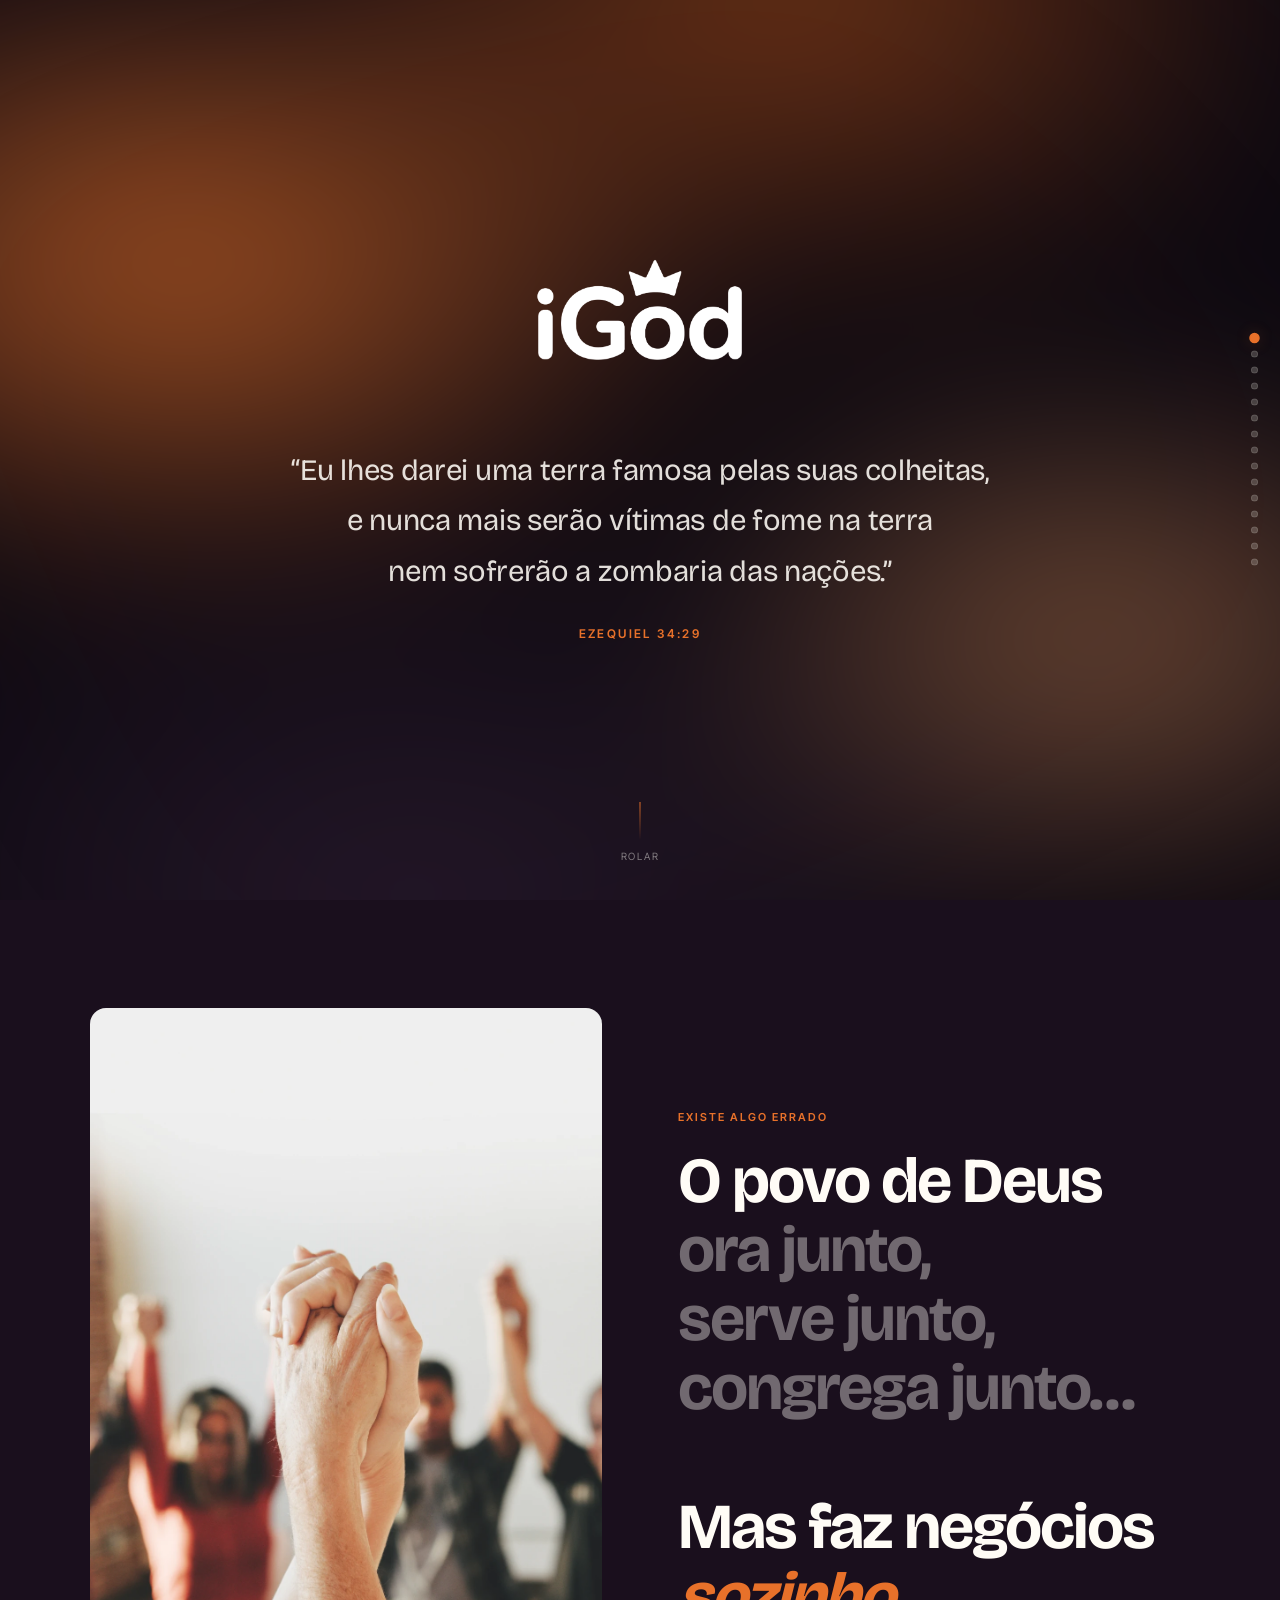
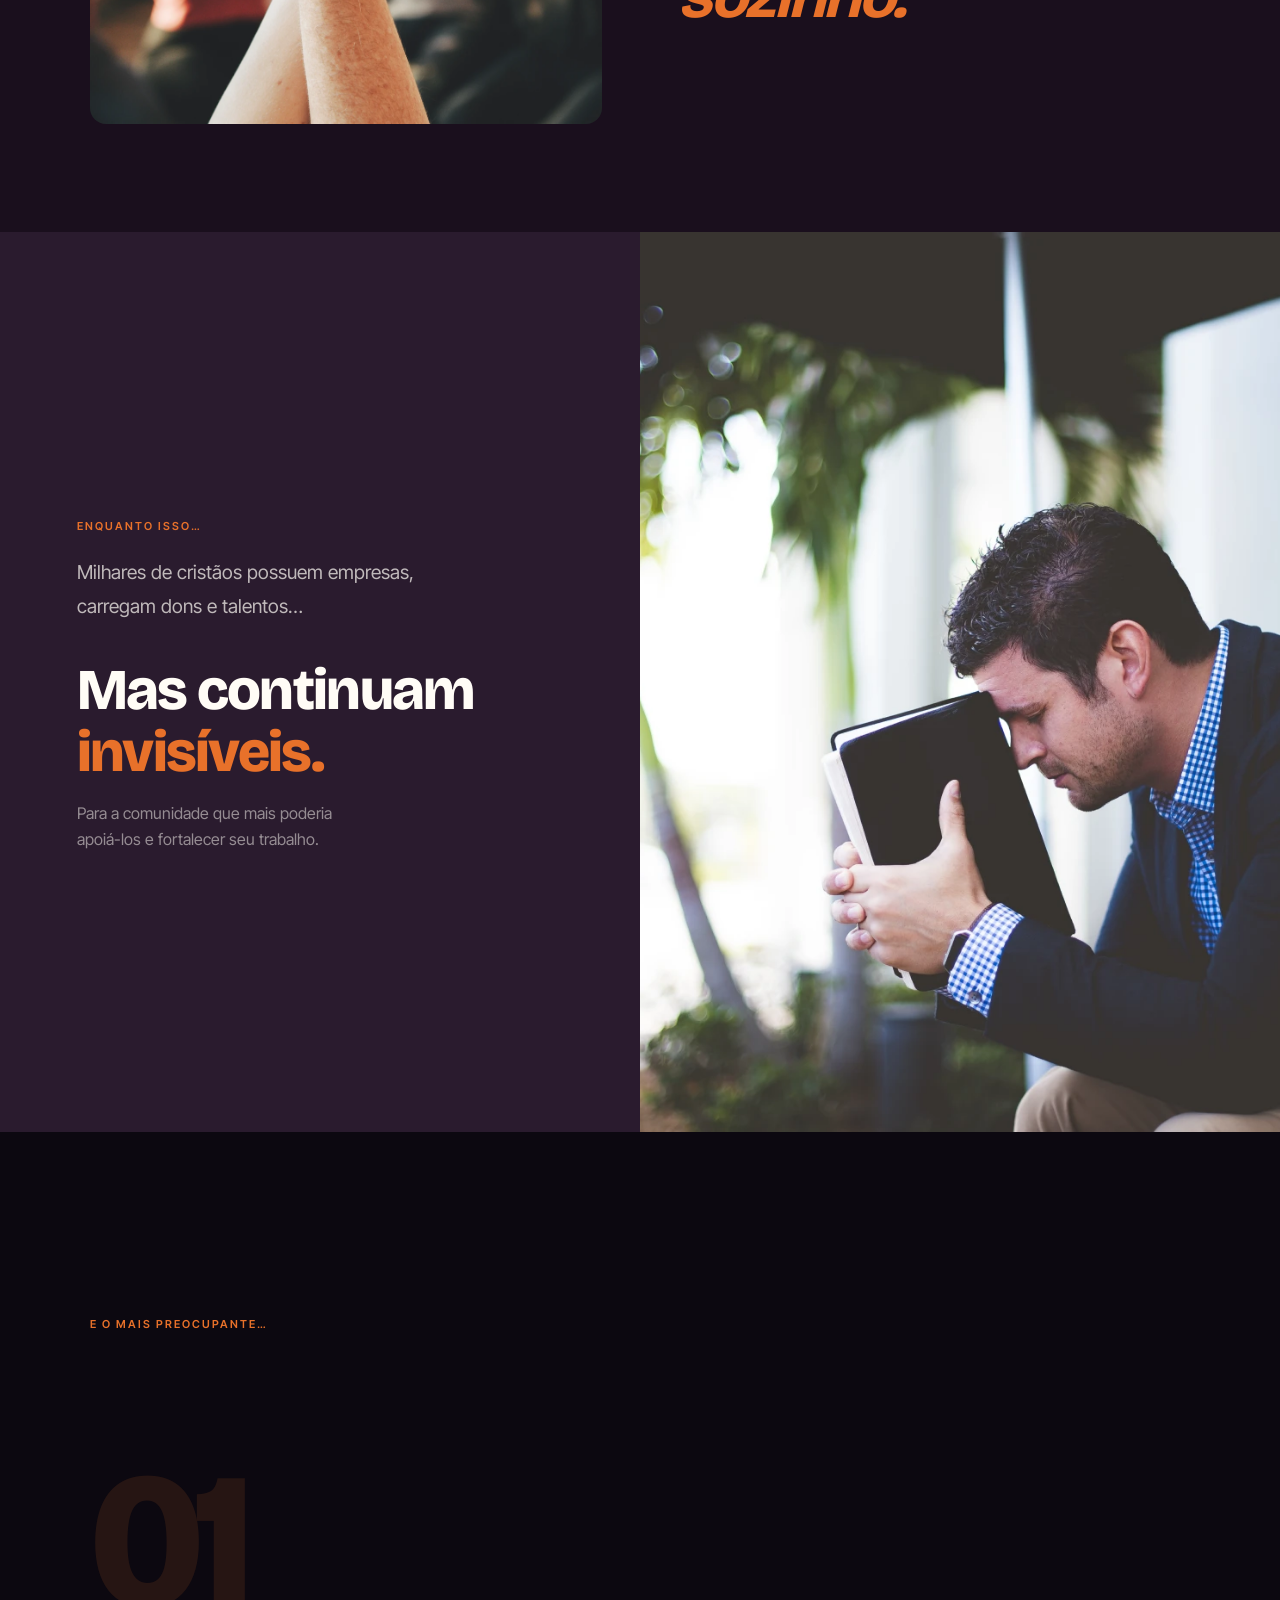
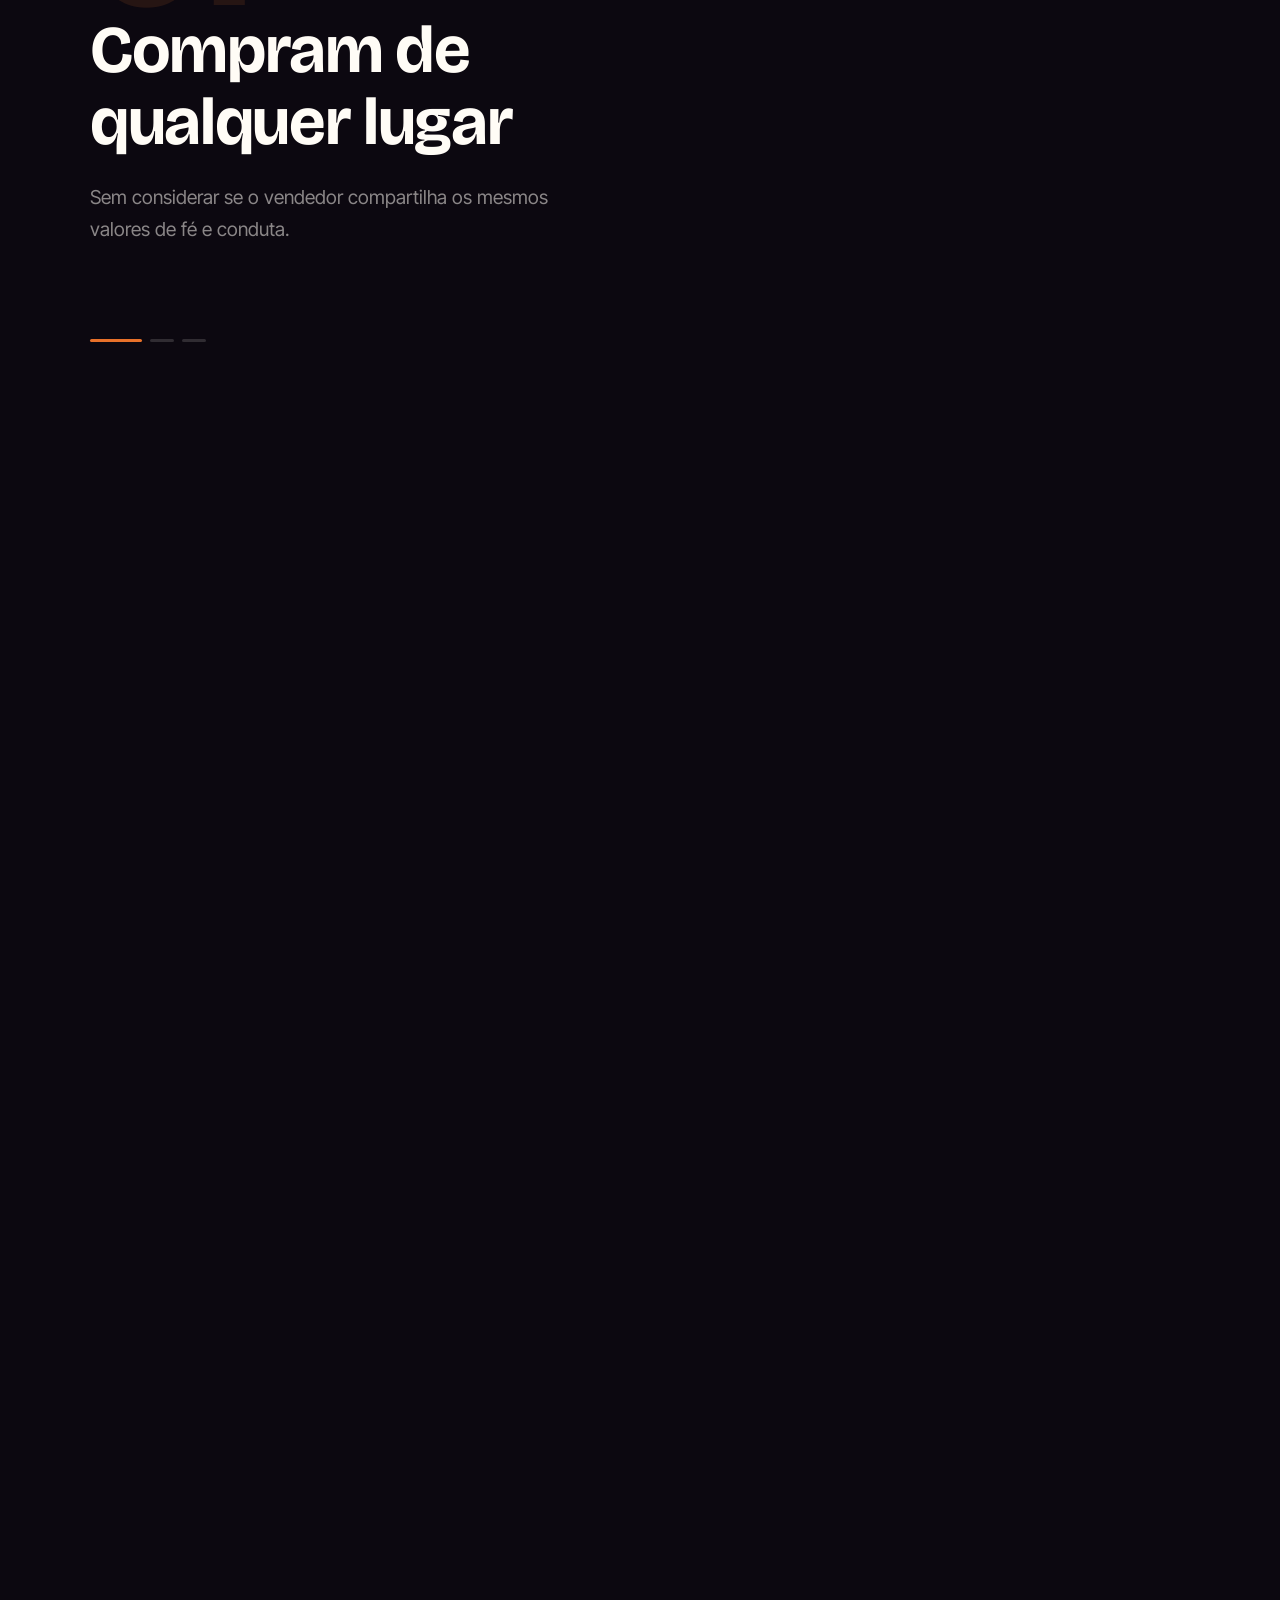
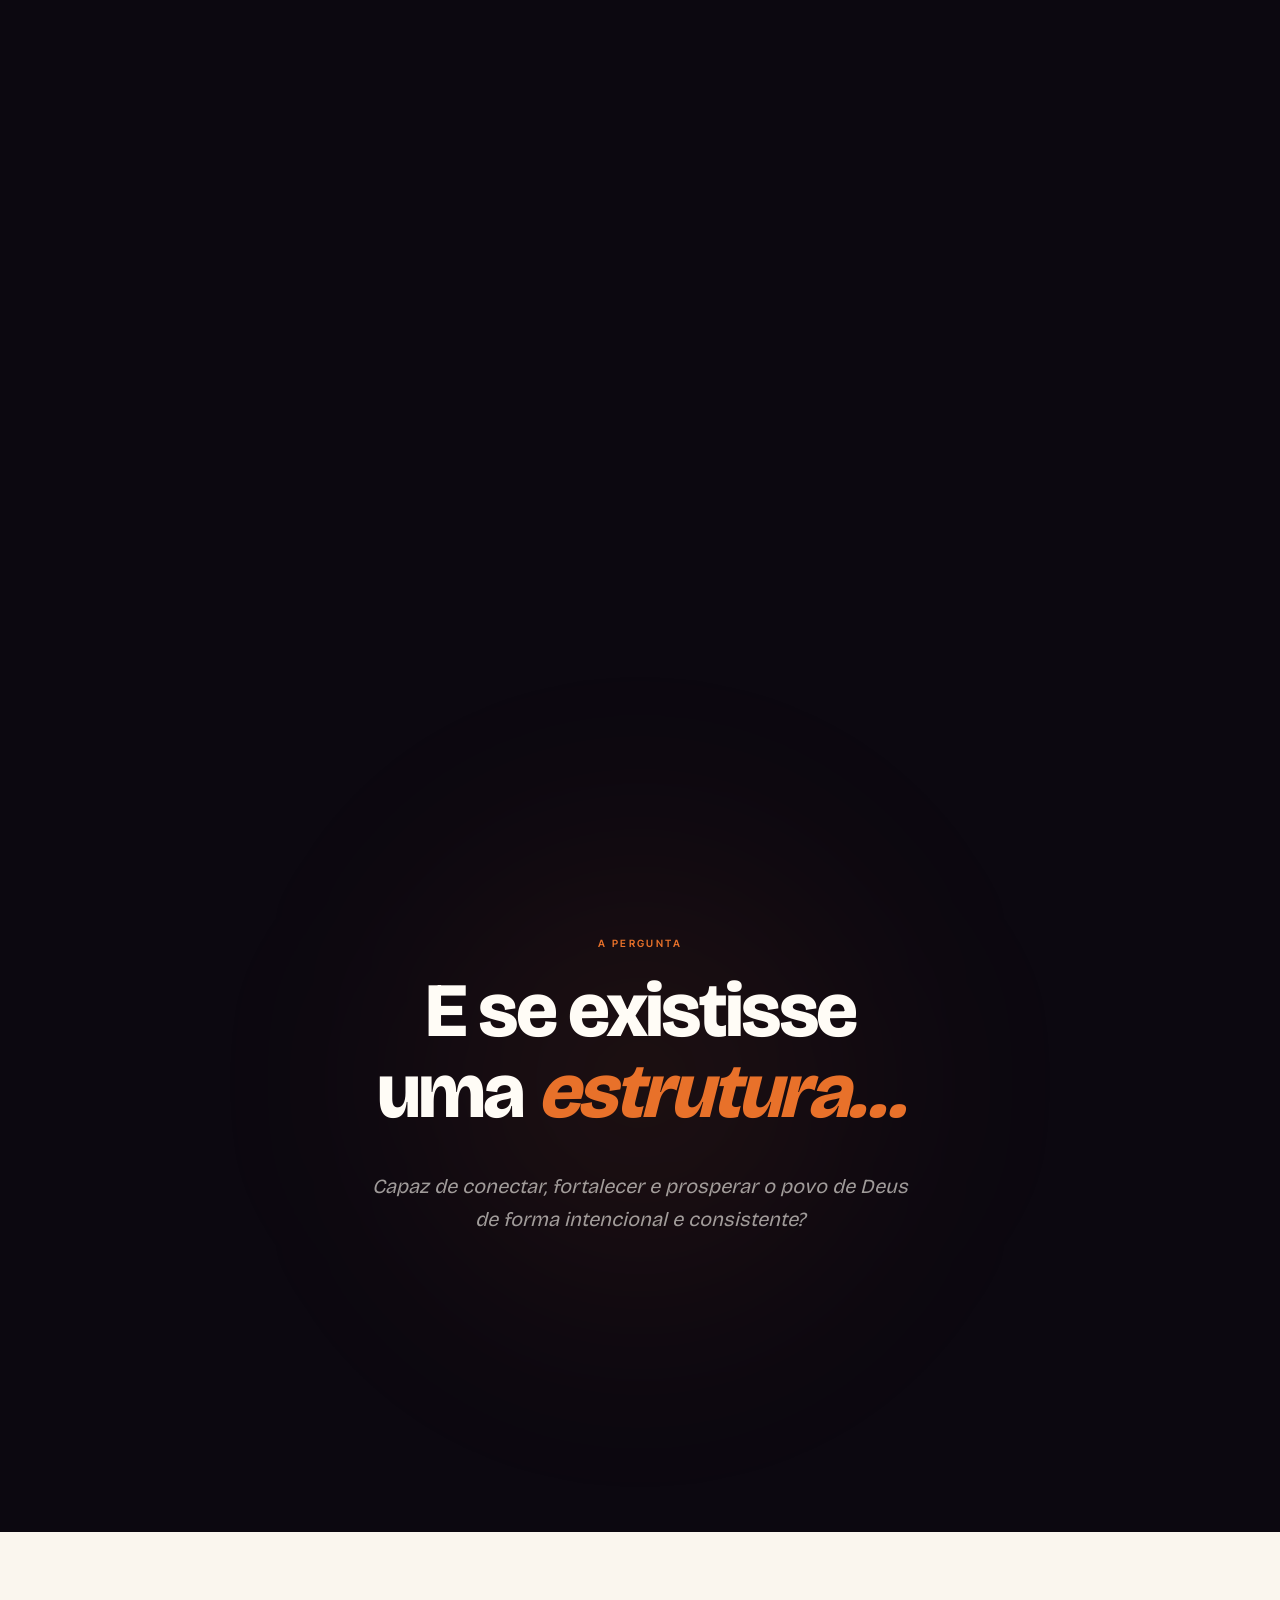
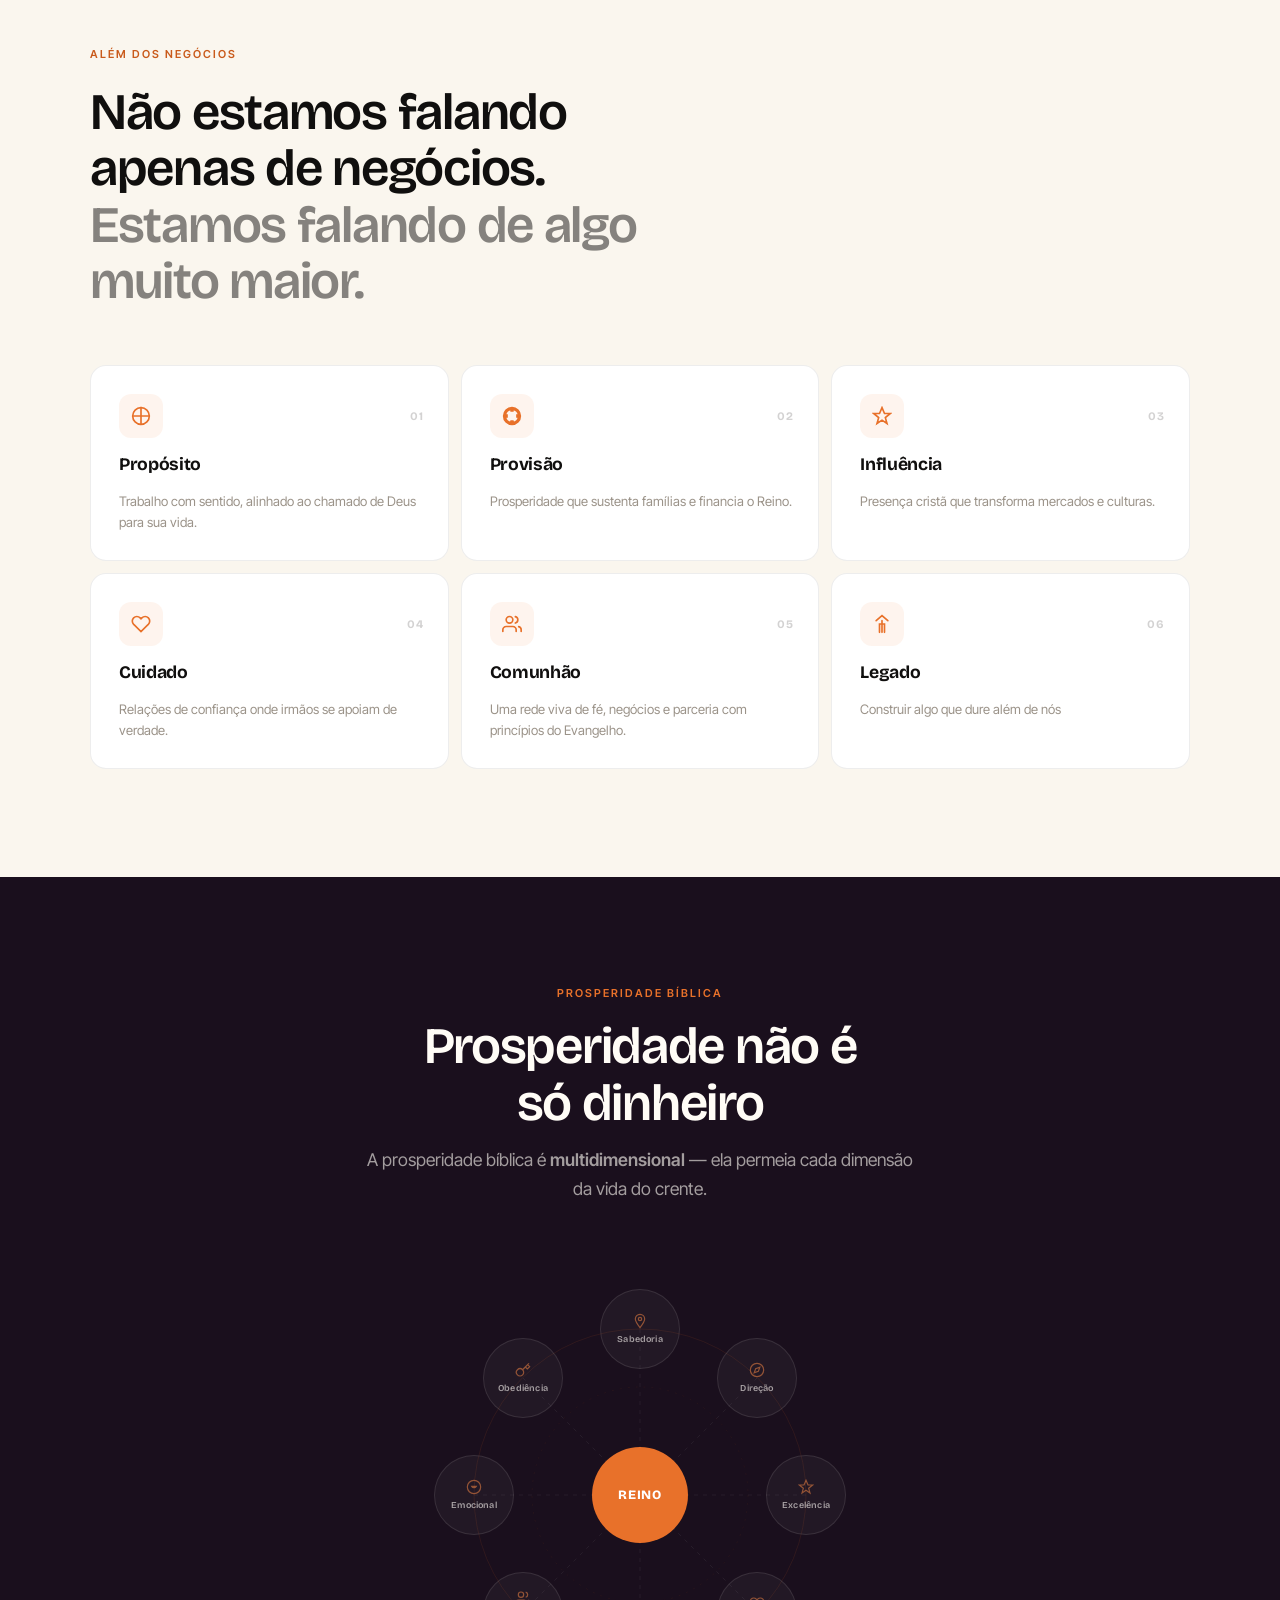
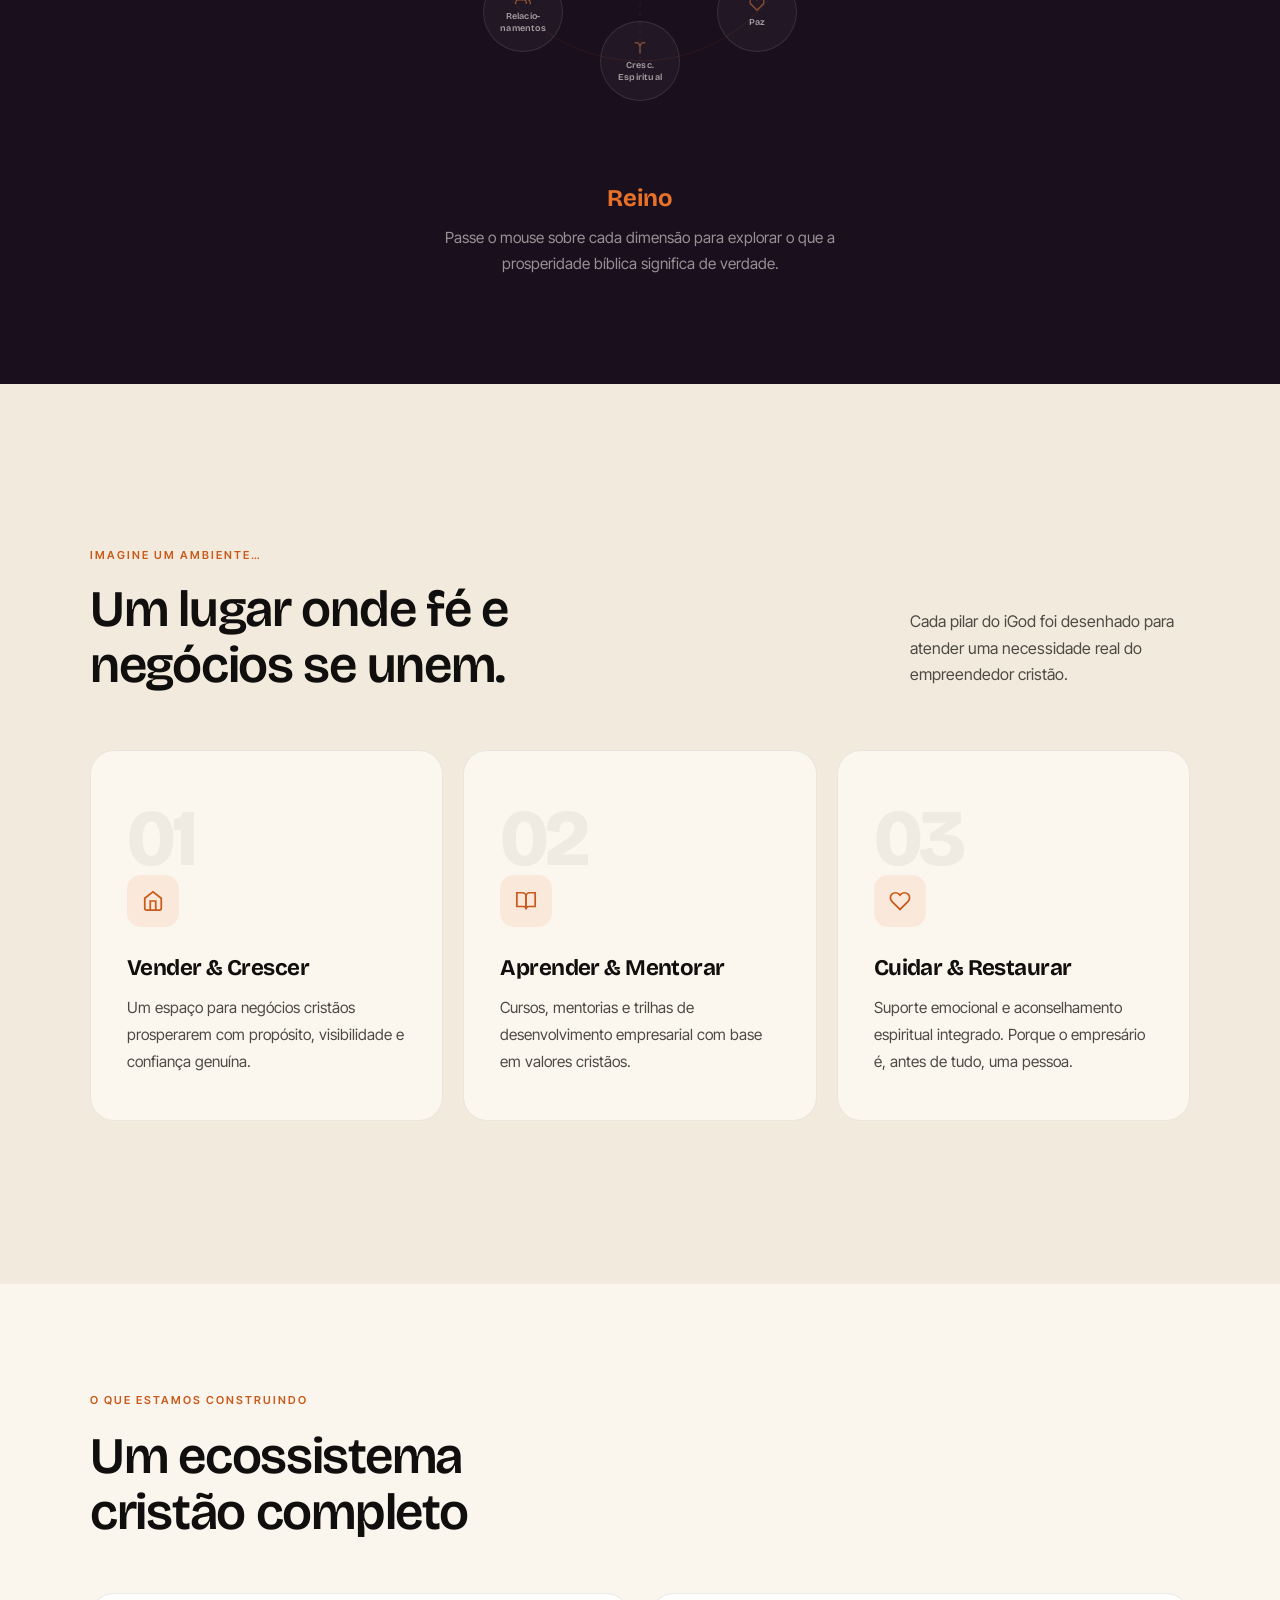
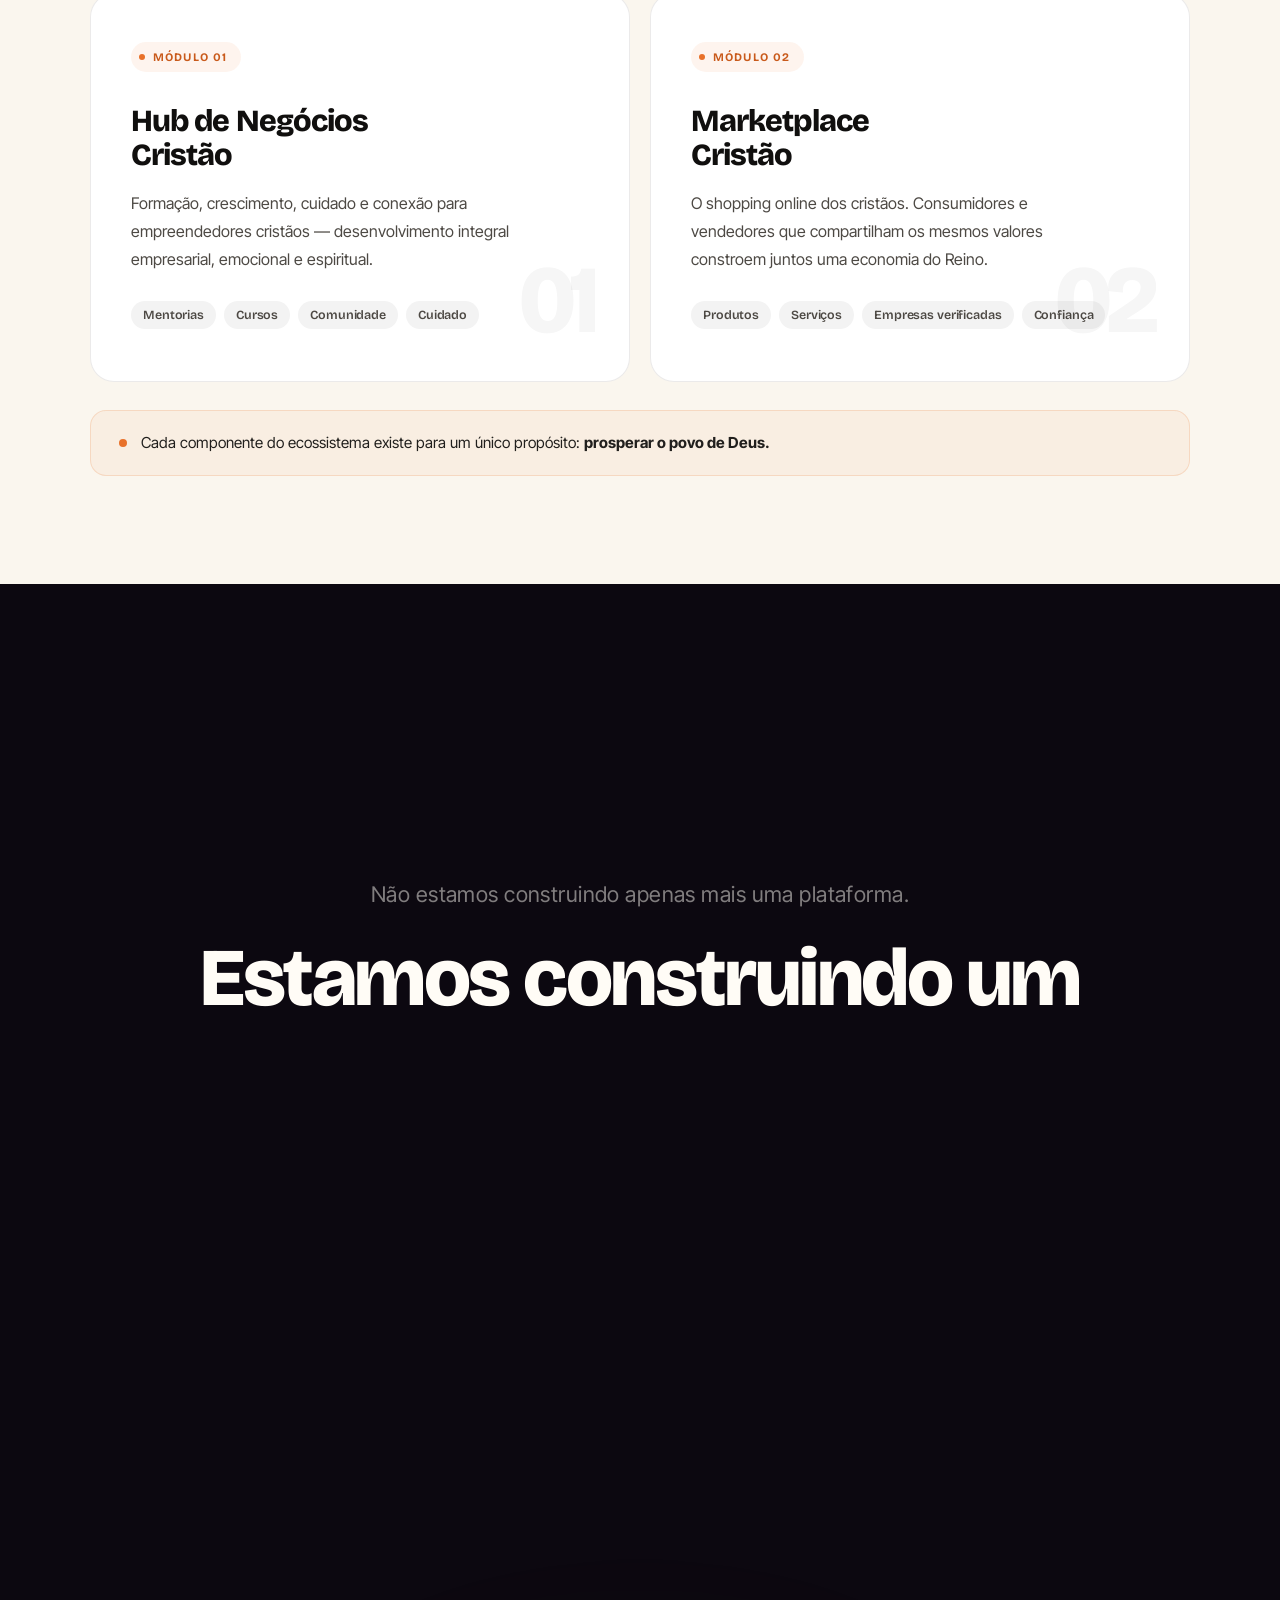
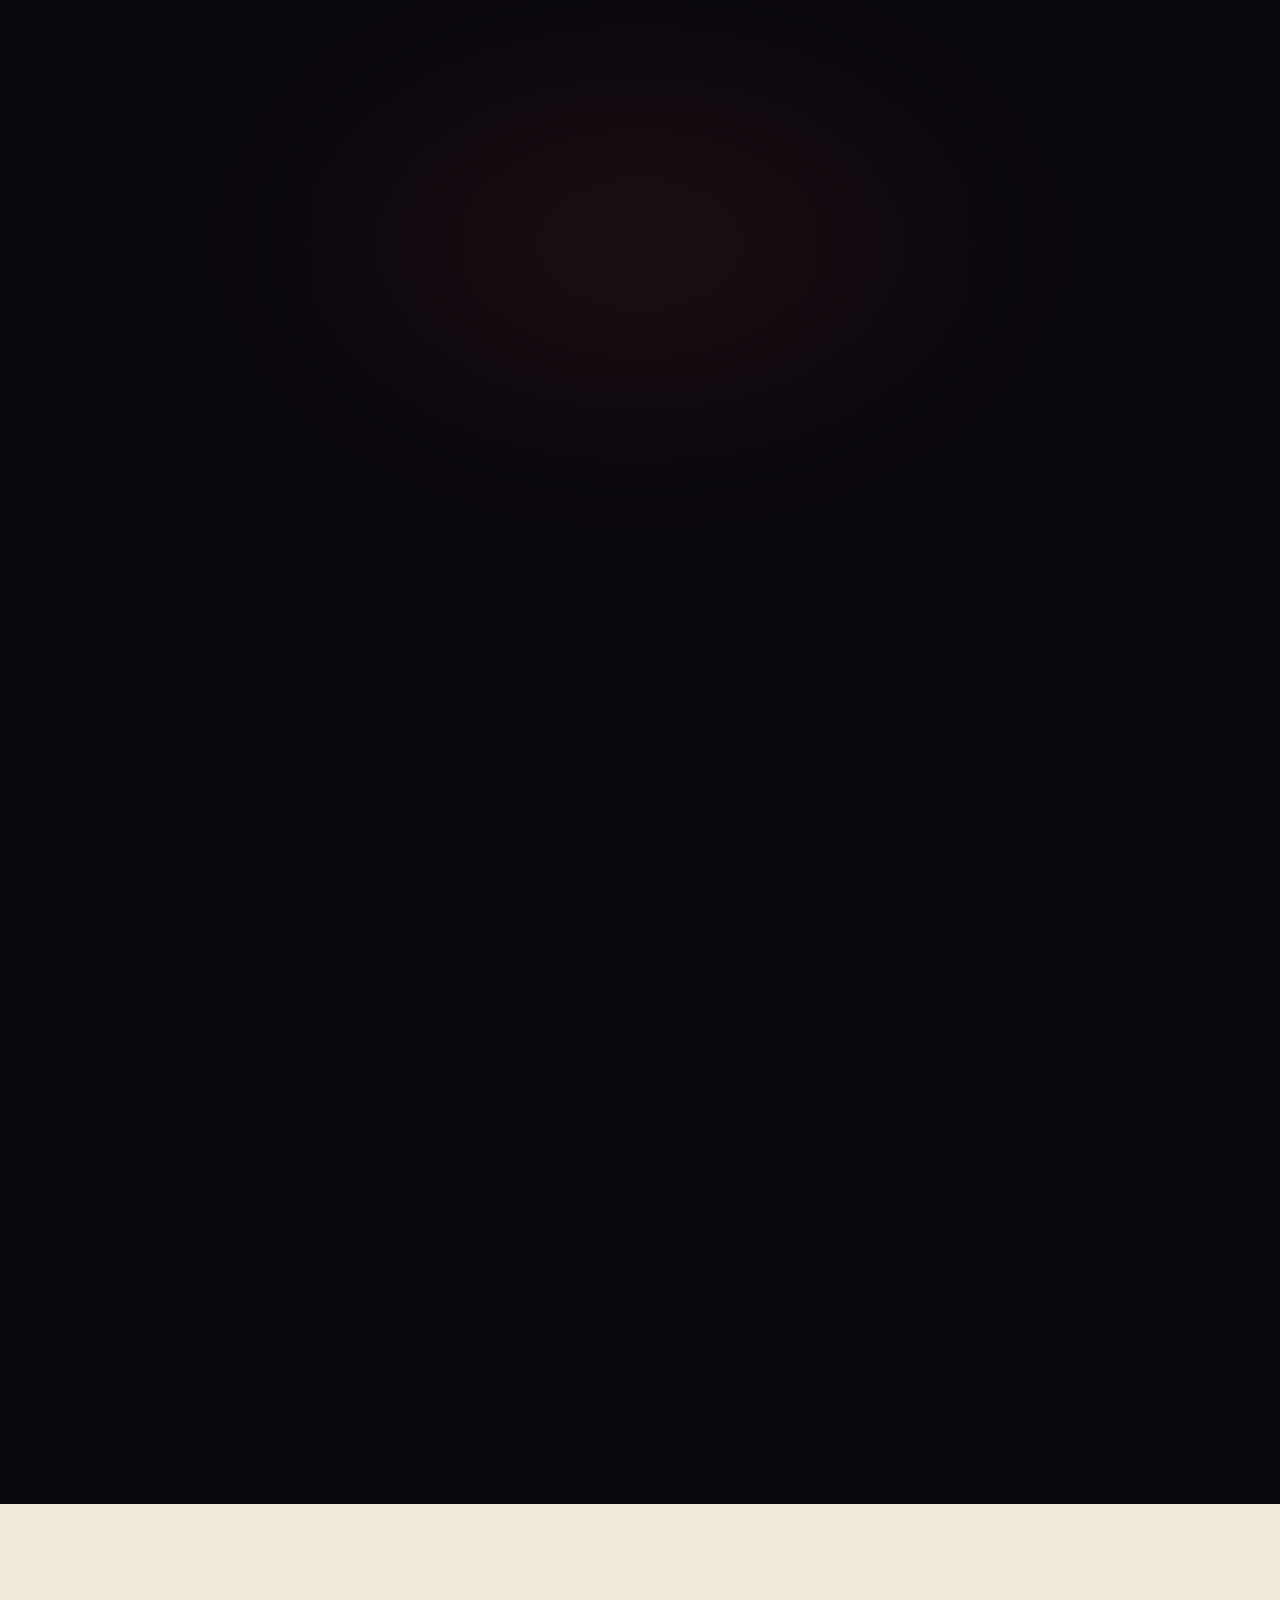
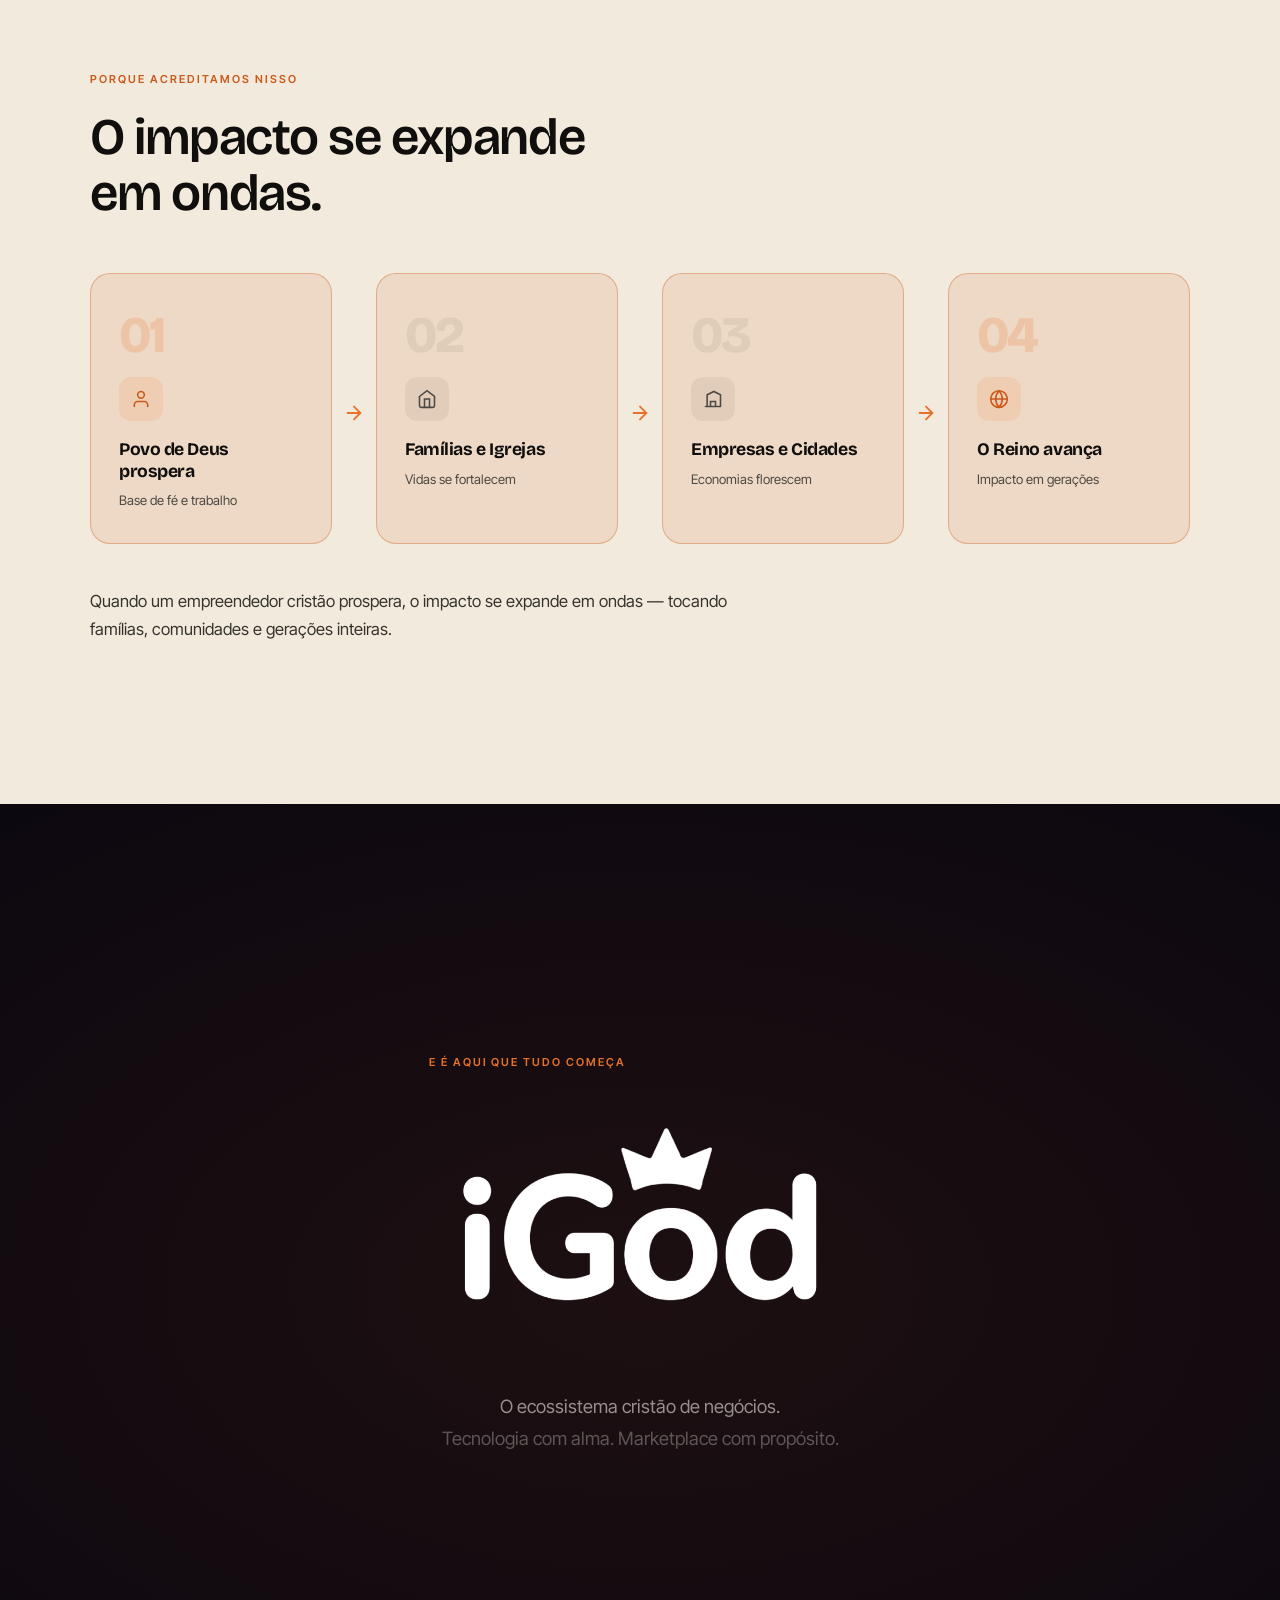
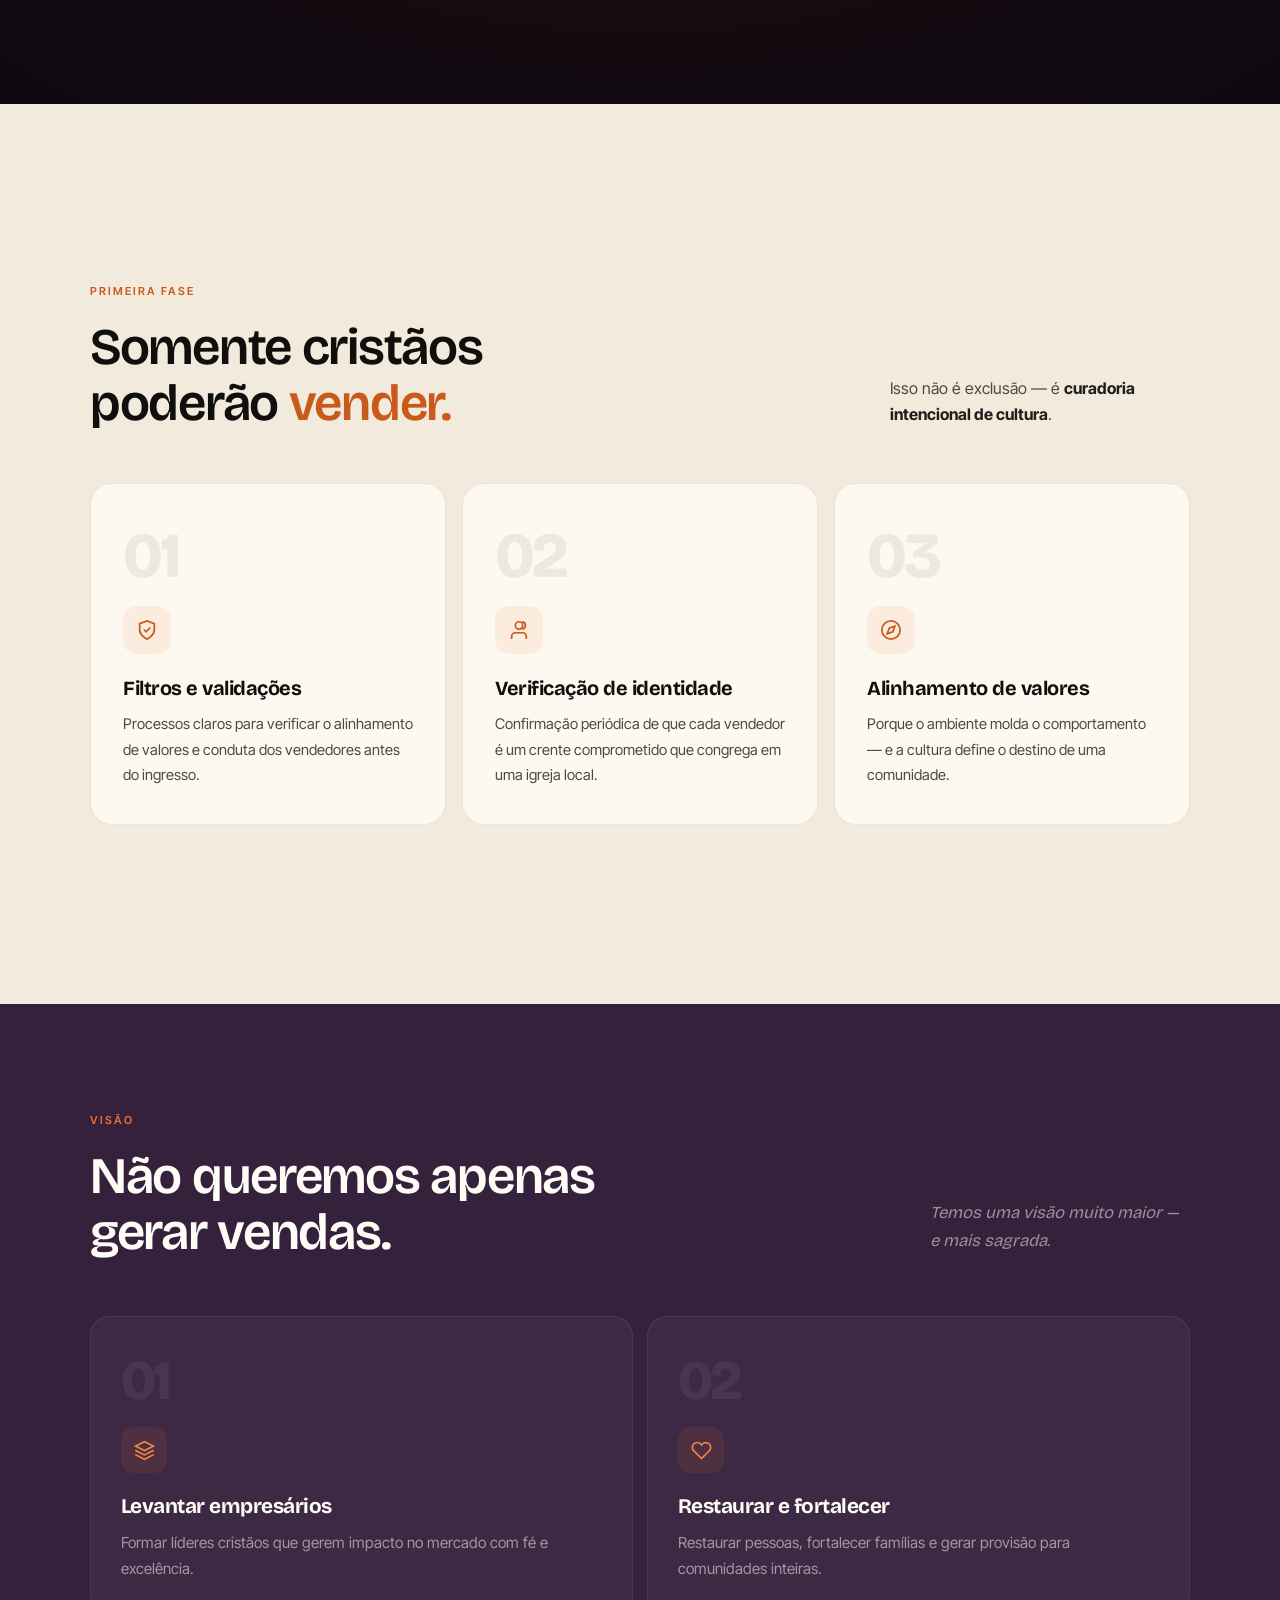
<file: apresentacao.html>
<!DOCTYPE html>
<html lang="pt-BR">
<head>
<meta charset="UTF-8">
<meta name="viewport" content="width=device-width, initial-scale=1.0">
<title>iGod — Prosperar o Povo de Deus</title>
<link rel="preconnect" href="https://fonts.googleapis.com">
<link rel="preconnect" href="https://fonts.gstatic.com" crossorigin>
<link href="https://fonts.googleapis.com/css2?family=Bricolage+Grotesque:opsz,wght@12..96,300;12..96,400;12..96,500;12..96,600;12..96,700;12..96,800&family=Inter+Tight:ital,wght@0,300;0,400;0,500;0,600;0,700;1,300;1,400;1,500&display=swap" rel="stylesheet">
<style>

/* ─────────────────────────────────────────────────────
   TOKENS — espelha tokens.css do Design System
───────────────────────────────────────────────────── */
:root {
  --plum-50:   #F7F2F7;
  --plum-100:  #EDE2EE;
  --plum-200:  #D6C2DA;
  --plum-300:  #B597BC;
  --plum-400:  #8B6892;
  --plum-500:  #65466D;
  --plum-600:  #4A2F52;
  --plum-700:  #36213D;
  --plum-800:  #2A1B2E;
  --plum-900:  #1A0F1D;
  --plum-deep: #0C0810;

  --ember-50:  #FEF4ED;
  --ember-100: #FDE5D2;
  --ember-200: #FBC79F;
  --ember-300: #F8A267;
  --ember-400: #F08544;
  --ember-500: #E8712A;
  --ember-600: #C95A1B;
  --ember-700: #A14716;
  --ember-glow: rgba(232,113,42,.22);

  --sand-50:  #FFFCF6;
  --sand-100: #FAF6EE;
  --sand-200: #F2EBDD;
  --sand-300: #E6DBC3;

  --neutral-50:  #FAF8F5;
  --neutral-100: #F1EEE9;
  --neutral-200: #E1DCD3;
  --neutral-400: #9B9389;
  --neutral-600: #4D4944;
  --neutral-700: #36332F;
  --neutral-800: #211F1D;
  --neutral-900: #100F0E;

  --hairline:         rgba(33,31,29,.08);
  --hairline-strong:  rgba(33,31,29,.14);
  --hairline-dark:    rgba(255,252,246,.10);

  --font-display: 'Bricolage Grotesque', system-ui, sans-serif;
  --font-body:    'Inter Tight', system-ui, sans-serif;

  --ease-out:    cubic-bezier(.2,.8,.2,1);
  --ease-spring: cubic-bezier(.34,1.3,.64,1);

  --shadow-md:  0 4px 12px -2px rgba(33,31,29,.10), 0 2px 4px -2px rgba(33,31,29,.06);
  --shadow-high:0 12px 32px -8px rgba(33,31,29,.16), 0 4px 8px -2px rgba(33,31,29,.06);

  --radius-sm: 6px;
  --radius-md: 10px;
  --radius-lg: 16px;
  --radius-xl: 24px;
}

/* ─────────────────────────────────────────────────────
   RESET & BASE
───────────────────────────────────────────────────── */
*, *::before, *::after { box-sizing: border-box; margin: 0; padding: 0; }
html { scroll-behavior: smooth; }
body {
  font-family: var(--font-body);
  background: var(--plum-deep);
  color: var(--sand-50);
  line-height: 1.6;
  overflow-x: hidden;
  -webkit-font-smoothing: antialiased;
  -moz-osx-font-smoothing: grayscale;
}
img, svg { display: block; max-width: 100%; }
a { color: inherit; text-decoration: none; }
::selection { background: var(--ember-200); color: var(--neutral-900); }

/* ─────────────────────────────────────────────────────
   PROGRESS BAR
───────────────────────────────────────────────────── */
#progress {
  position: fixed;
  top: 0; left: 0;
  height: 2px;
  width: 0%;
  background: var(--ember-500);
  z-index: 9999;
  transition: width .07s linear;
  box-shadow: 0 0 10px var(--ember-500), 0 0 22px var(--ember-glow);
}

/* ─────────────────────────────────────────────────────
   CURSOR GLOW (desktop only)
───────────────────────────────────────────────────── */
#cursor-glow {
  position: fixed;
  width: 480px; height: 480px;
  border-radius: 50%;
  background: radial-gradient(circle, rgba(232,113,42,.065) 0%, transparent 68%);
  pointer-events: none;
  z-index: 0;
  transform: translate(-50%, -50%);
  transition: left .9s var(--ease-out), top .9s var(--ease-out);
  will-change: left, top;
}
@media (max-width: 900px) { #cursor-glow { display: none; } }

/* ─────────────────────────────────────────────────────
   LOGO
───────────────────────────────────────────────────── */
.logo-img { display: block; width: auto; }
.logo-img--nav    { height: 26px; filter: brightness(0) invert(1); }
.logo-img--hero   { height: clamp(60px, 13vw, 116px); filter: brightness(0) invert(1); }
.logo-img--reveal { height: clamp(48px, 9vw, 84px); filter: brightness(0) invert(1); }
.logo-img--footer { height: clamp(32px, 5vw, 48px); filter: brightness(0) invert(1); opacity: .55; }

/* ─────────────────────────────────────────────────────
   FLOATING TOP NAV
───────────────────────────────────────────────────── */
#top-nav {
  position: fixed;
  top: 0; left: 0; right: 0;
  z-index: 500;
  display: flex;
  align-items: center;
  justify-content: space-between;
  padding: 18px 32px;
  transition: background .45s var(--ease-out), backdrop-filter .45s;
}
#top-nav.scrolled {
  background: rgba(12,8,16,.88);
  backdrop-filter: blur(24px) saturate(1.6);
  border-bottom: 1px solid var(--hairline-dark);
}
#top-nav .nav-logo {
  opacity: 0;
  transform: translateY(-6px);
  transition: opacity .4s var(--ease-out), transform .4s var(--ease-out);
}
#top-nav.scrolled .nav-logo { opacity: 1; transform: none; }

.nav-cta {
  font-family: var(--font-body);
  font-size: 13px;
  font-weight: 600;
  letter-spacing: 0.04em;
  color: var(--ember-500);
  border: 1px solid rgba(232,113,42,.38);
  padding: 8px 18px;
  border-radius: 9999px;
  transition: background .2s, color .2s, opacity .4s var(--ease-out) .08s;
  opacity: 0;
}
#top-nav.scrolled .nav-cta { opacity: 1; }
.nav-cta:hover { background: var(--ember-500); color: #fff; }

/* ─────────────────────────────────────────────────────
   DOT NAVIGATION (side)
───────────────────────────────────────────────────── */
#dot-nav {
  position: fixed;
  right: 22px;
  top: 50%;
  transform: translateY(-50%);
  z-index: 400;
  display: flex;
  flex-direction: column;
  gap: 9px;
}
@media (max-width: 900px) { #dot-nav { display: none; } }
.nav-dot {
  width: 7px; height: 7px;
  border-radius: 50%;
  background: rgba(255,252,246,.2);
  cursor: pointer;
  border: 1px solid rgba(255,252,246,.12);
  transition: background .3s, transform .3s, box-shadow .3s;
}
.nav-dot.active {
  background: var(--ember-500);
  border-color: var(--ember-500);
  transform: scale(1.5);
  box-shadow: 0 0 10px var(--ember-glow);
}
.nav-dot:hover:not(.active) { background: rgba(255,252,246,.45); }

/* ─────────────────────────────────────────────────────
   SECTION SHELL
───────────────────────────────────────────────────── */
.section {
  min-height: 100svh;
  display: flex;
  align-items: center;
  justify-content: center;
  padding: clamp(80px, 12vh, 140px) clamp(20px, 5vw, 72px);
  position: relative;
  overflow: hidden;
}
.inner {
  max-width: 1100px;
  width: 100%;
  margin: 0 auto;
  position: relative;
  z-index: 1;
}

/* ─── THEMES ────────────────────────────────────────── */
.t-deep  { background: var(--plum-deep); color: var(--sand-50); }
.t-dark  { background: var(--plum-900);  color: var(--sand-50); }
.t-plum  { background: var(--plum-800);  color: var(--sand-50); }
.t-mid   { background: var(--plum-700);  color: var(--sand-50); }
.t-light { background: var(--sand-100);  color: var(--neutral-900); }
.t-warm  { background: var(--sand-200);  color: var(--neutral-900); }
.t-white { background: var(--sand-50);   color: var(--neutral-900); }

/* ─────────────────────────────────────────────────────
   ANIMATIONS SYSTEM
───────────────────────────────────────────────────── */

/* — Fade up (padrão) — */
.anim {
  opacity: 0;
  transform: translateY(20px);
  transition: opacity .8s var(--ease-out), transform .8s var(--ease-out);
}
.anim.d1 { transition-delay: .10s; }
.anim.d2 { transition-delay: .22s; }
.anim.d3 { transition-delay: .34s; }
.anim.d4 { transition-delay: .46s; }
.anim.d5 { transition-delay: .58s; }
.anim.d6 { transition-delay: .70s; }
.anim.in { opacity: 1; transform: none; }

/* — Fade da esquerda — */
.anim-left {
  opacity: 0;
  transform: translateX(-26px);
  transition: opacity .85s var(--ease-out), transform .85s var(--ease-out);
}
.anim-left.d1 { transition-delay: .08s; }
.anim-left.d2 { transition-delay: .20s; }
.anim-left.in { opacity: 1; transform: none; }

/* — Scale — */
.anim-scale {
  opacity: 0;
  transform: scale(.93);
  transition: opacity .9s var(--ease-out), transform .9s var(--ease-out);
}
.anim-scale.d1 { transition-delay: .15s; }
.anim-scale.in { opacity: 1; transform: scale(1); }

/* — Stagger em grupo — */
.stagger > * {
  opacity: 0;
  transform: translateY(16px);
  transition: opacity .65s var(--ease-out), transform .65s var(--ease-out);
}
.stagger.in > *:nth-child(1) { opacity:1;transform:none;transition-delay:.04s; }
.stagger.in > *:nth-child(2) { opacity:1;transform:none;transition-delay:.16s; }
.stagger.in > *:nth-child(3) { opacity:1;transform:none;transition-delay:.28s; }
.stagger.in > *:nth-child(4) { opacity:1;transform:none;transition-delay:.40s; }
.stagger.in > *:nth-child(5) { opacity:1;transform:none;transition-delay:.52s; }
.stagger.in > *:nth-child(6) { opacity:1;transform:none;transition-delay:.64s; }

/* — Word split — */
.ws .w {
  display: inline-block;
  opacity: 0;
  transform: translateY(0.5em);
  transition: opacity .7s var(--ease-out), transform .7s var(--ease-out);
  transition-delay: calc(var(--wi, 0) * 46ms + 50ms);
}
.ws.in .w { opacity: 1; transform: none; }

/* — Line reveal — */
.lr {
  overflow: hidden;
  display: block;
}
.lr .li {
  display: block;
  opacity: 0;
  transform: translateY(102%);
  transition: opacity .7s var(--ease-out), transform .75s var(--ease-spring);
}
.lr.d1 .li { transition-delay: .08s; }
.lr.d2 .li { transition-delay: .20s; }
.lr.d3 .li { transition-delay: .32s; }
.lr.d4 .li { transition-delay: .44s; }
.lr.d5 .li { transition-delay: .56s; }
.lr.in .li { opacity: 1; transform: none; }

/* ─────────────────────────────────────────────────────
   TYPOGRAPHY HELPERS
───────────────────────────────────────────────────── */
.eyebrow {
  display: inline-block;
  font-family: var(--font-body);
  font-size: 11px;
  font-weight: 600;
  letter-spacing: 0.18em;
  text-transform: uppercase;
  color: var(--ember-500);
  margin-bottom: 20px;
}
.eyebrow.on-light { color: var(--ember-600); }

.d-xl {
  font-family: var(--font-display);
  font-size: clamp(3rem, 9vw, 8rem);
  font-weight: 800;
  line-height: 1.0;
  letter-spacing: -0.04em;
}
.d-lg {
  font-family: var(--font-display);
  font-size: clamp(2.4rem, 6vw, 5.5rem);
  font-weight: 700;
  line-height: 1.05;
  letter-spacing: -0.035em;
}
.d-md {
  font-family: var(--font-display);
  font-size: clamp(1.8rem, 4vw, 3.8rem);
  font-weight: 600;
  line-height: 1.1;
  letter-spacing: -0.025em;
}
.d-sm {
  font-family: var(--font-display);
  font-size: clamp(1.3rem, 2.5vw, 2.4rem);
  font-weight: 600;
  line-height: 1.2;
  letter-spacing: -0.02em;
}
.body-xl { font-size: clamp(1.05rem, 1.9vw, 1.45rem); line-height: 1.65; }
.body-lg { font-size: clamp(1rem, 1.6vw, 1.2rem); line-height: 1.72; }
.body-md { font-size: clamp(.9rem, 1.3vw, 1.05rem); line-height: 1.65; }

.em  { color: var(--ember-500); }
.dim { opacity: .55; }

/* ─────────────────────────────────────────────────────
   PLACEHOLDER IMAGEM
───────────────────────────────────────────────────── */
.ph {
  background: rgba(255,252,246,.04);
  border: 1px solid var(--hairline-dark);
  border-radius: var(--radius-lg);
  display: flex;
  flex-direction: column;
  align-items: center;
  justify-content: center;
  gap: 14px;
  color: rgba(255,252,246,.2);
}
.ph.light {
  background: rgba(33,31,29,.05);
  border-color: var(--hairline);
  color: rgba(33,31,29,.2);
}
.ph span {
  font-size: 11px;
  letter-spacing: .14em;
  text-transform: uppercase;
  font-weight: 500;
}
.ph svg { opacity: .7; }

/* ─────────────────────────────────────────────────────
   COMPONENTE: CALLOUT BOX
───────────────────────────────────────────────────── */
.callout {
  border-left: 3px solid var(--ember-500);
  padding: 18px 22px;
  background: rgba(232,113,42,.08);
  border-radius: 0 var(--radius-md) var(--radius-md) 0;
}
.callout.on-light { background: rgba(201,90,27,.07); }
.callout p { font-size: clamp(.9rem, 1.3vw, 1.05rem); line-height: 1.65; }

/* ─────────────────────────────────────────────────────
   S1 — ABERTURA
───────────────────────────────────────────────────── */
#s1 {
  flex-direction: column;
  gap: 0;
  justify-content: center;
  text-align: center;
}
#s1::before {
  content: '';
  position: absolute;
  top: -25%; left: -25%;
  width: 150%; height: 150%;
  background:
    radial-gradient(ellipse 58% 48% at 26% 36%, rgba(232,113,42,.70) 0%, transparent 52%),
    radial-gradient(ellipse 48% 42% at 74% 64%, rgba(248,162,103,.44) 0%, transparent 50%),
    radial-gradient(ellipse 52% 46% at 58% 16%, rgba(201,90,27,.55) 0%, transparent 54%),
    radial-gradient(ellipse 62% 52% at 38% 84%, rgba(42,27,46,.88) 0%, transparent 58%),
    radial-gradient(ellipse 88% 78% at 50% 50%, #0C0810 28%, transparent 100%);
  filter: blur(90px);
  animation: s1-ambient 14s ease-in-out infinite;
  pointer-events: none;
  z-index: 0;
  will-change: transform, filter;
  transform-origin: center;
}
@keyframes s1-ambient {
  0%, 100% {
    transform: scale(1);
    filter: blur(90px) saturate(1);
  }
  50% {
    transform: scale(1.7);
    filter: blur(110px) saturate(1.8);
  }
}
.rays {
  display: none;
}
.rays-DISABLED {
  position: absolute;
  inset: 0;
  pointer-events: none;
  z-index: 0;
  overflow: hidden;
}
.rays-DISABLED::before {
  content: '';
  position: absolute;
  top: -15%; left: 50%;
  transform: translateX(-50%);
  width: 220%; height: 120%;
  background: conic-gradient(
    from 180deg at 50% 0%,
    transparent 0deg,
    rgba(232,113,42,.08) 8deg, transparent 18deg,
    transparent 30deg,
    rgba(232,113,42,.06) 38deg, transparent 48deg,
    transparent 60deg,
    rgba(232,113,42,.10) 68deg, transparent 78deg,
    transparent 90deg,
    rgba(232,113,42,.07) 100deg, transparent 110deg,
    transparent 122deg,
    rgba(232,113,42,.09) 130deg, transparent 142deg,
    transparent 155deg,
    rgba(232,113,42,.05) 165deg, transparent 175deg,
    transparent 180deg
  );
  animation: rays-rot 32s linear infinite;
}
.rays::after {
  content: '';
  position: absolute; inset: 0;
  background:
    radial-gradient(ellipse 60% 50% at 50% 0%, rgba(232,113,42,.2) 0%, transparent 65%),
    radial-gradient(ellipse 50% 30% at 50% 105%, rgba(12,8,16,.9) 0%, transparent 70%);
  animation: rays-pulse 5s ease-in-out infinite;
}
@keyframes rays-rot {
  to { transform: translateX(-50%) rotate(360deg); }
}
@keyframes rays-pulse {
  0%,100% { opacity: .65; } 50% { opacity: 1; }
}

#s1 .hero-logo {
  position: relative; z-index: 1;
  margin-bottom: clamp(44px, 8vh, 80px);
  animation: hero-in 1.3s var(--ease-out) .15s both;
}
#s1 .hero-verse {
  position: relative; z-index: 1;
  max-width: 700px; margin: 0 auto;
}
.verse-text {
  font-family: var(--font-display);
  font-size: clamp(1.15rem, 2.6vw, 1.85rem);
  font-weight: 400;
  line-height: 1.7;
  color: rgba(255,252,246,.88);
  letter-spacing: -0.01em;
  animation: verse-in 1.1s var(--ease-out) 1s both;
}
.verse-ref {
  display: block;
  margin-top: 28px;
  font-size: 12px;
  letter-spacing: .2em;
  text-transform: uppercase;
  color: var(--ember-500);
  font-weight: 600;
  animation: verse-in 1s var(--ease-out) 1.5s both;
}
@keyframes hero-in  { from { opacity:0;transform:scale(.94) translateY(12px); } to { opacity:1;transform:none; } }
@keyframes verse-in { from { opacity:0;transform:translateY(14px); } to { opacity:1;transform:none; } }

.scroll-hint {
  position: absolute;
  bottom: 36px; left: 50%;
  transform: translateX(-50%);
  display: flex; flex-direction: column;
  align-items: center; gap: 8px;
  z-index: 1;
  font-family: var(--font-body);
  font-size: 10px;
  letter-spacing: .18em;
  text-transform: uppercase;
  color: rgba(255,252,246,.45);
  animation: hint-float 2.8s ease-in-out 2.5s infinite;
}
.scroll-line {
  width: 1px; height: 38px;
  background: linear-gradient(to bottom, var(--ember-500), transparent);
  animation: line-draw 2.8s ease-in-out 2.5s infinite;
}
@keyframes hint-float {
  0%,100% { opacity:.35;transform:translateX(-50%) translateY(0); }
  50%      { opacity:.7; transform:translateX(-50%) translateY(7px); }
}
@keyframes line-draw {
  0%   { transform:scaleY(0);transform-origin:top; }
  45%  { transform:scaleY(1);transform-origin:top; }
  55%  { transform:scaleY(1);transform-origin:bottom; }
  100% { transform:scaleY(0);transform-origin:bottom; }
}

/* ─────────────────────────────────────────────────────
   S2 — PROBLEMA 1
───────────────────────────────────────────────────── */
#s2 .grid {
  display: grid;
  grid-template-columns: 1fr 1fr;
  gap: clamp(40px, 6vw, 80px);
  align-items: center;
}
@media (max-width: 900px) {
  #s3 > div { grid-template-columns: 1fr !important; }
  #s3 > div > div:last-child { min-height: 320px !important; }
  #s3 > div > div:last-child img { min-height: 320px !important; }
}
.big-stmt {
  font-family: var(--font-display);
  font-size: clamp(2.2rem, 5vw, 4.2rem);
  font-weight: 700;
  line-height: 1.08;
  letter-spacing: -0.032em;
}
.big-stmt .dim-line { opacity: .38; display: block; }
.big-stmt .em-line  { color: var(--ember-500); font-style: italic; display: block; }

/* ─────────────────────────────────────────────────────
   S4 — PROBLEMA 3 (cards)
───────────────────────────────────────────────────── */
.problem-list {
  display: flex; flex-direction: column;
  gap: 16px; margin-top: 40px;
  max-width: 720px;
}
.problem-card {
  display: flex; gap: 20px;
  padding: 24px 28px;
  border: 1px solid var(--hairline-dark);
  border-radius: var(--radius-lg);
  background: rgba(255,252,246,.03);
  transition: background .3s, border-color .3s, transform .3s;
  align-items: flex-start;
}
.problem-card:hover {
  background: rgba(232,113,42,.07);
  border-color: rgba(232,113,42,.24);
  transform: translateX(8px);
}
.p-dot {
  width: 7px; height: 7px;
  border-radius: 50%;
  background: var(--ember-500);
  flex-shrink: 0; margin-top: 8px;
  box-shadow: 0 0 10px var(--ember-glow);
}
.problem-card h4 {
  font-family: var(--font-display);
  font-size: clamp(.95rem, 1.4vw, 1.1rem);
  font-weight: 600;
  color: var(--sand-50);
  margin-bottom: 5px;
  letter-spacing: -0.01em;
}
.problem-card p { font-size: .92rem; opacity: .62; line-height: 1.62; }

/* ─────────────────────────────────────────────────────
   S5 — A PERGUNTA (glow effect)
───────────────────────────────────────────────────── */
#s5 { text-align: center; }
#s5::before {
  content: '';
  position: absolute;
  width: 680px; height: 680px;
  border-radius: 50%;
  background: radial-gradient(circle, rgba(232,113,42,.10) 0%, transparent 68%);
  top: 50%; left: 50%;
  transform: translate(-50%, -50%);
  filter: blur(90px);
  pointer-events: none;
  animation: rays-pulse 6s ease-in-out infinite;
}
/* Scroll cue — visible mobile only */
#s5::after {
  content: '';
  position: absolute;
  bottom: 38px; left: 50%;
  transform: translateX(-50%);
  width: 1px; height: 52px;
  background: linear-gradient(to bottom, rgba(232,113,42,.65), transparent);
  pointer-events: none;
  animation: s5-scroll-drop 2.6s ease-in-out infinite;
}
@media (min-width: 701px) { #s5::after { display: none; } }
@keyframes s5-scroll-drop {
  0%   { opacity: 0; transform: translateX(-50%) scaleY(.5); transform-origin: top; }
  35%  { opacity: 1; }
  100% { opacity: 0; transform: translateX(-50%) scaleY(1); transform-origin: top; }
}
.q-main {
  font-family: var(--font-display);
  font-size: clamp(2.2rem, 6vw, 5.5rem);
  font-weight: 800;
  line-height: 1.06;
  letter-spacing: -0.035em;
  max-width: 900px;
  margin: 0 auto;
}
.q-main em { color: var(--ember-500); font-style: italic; }
.q-sub {
  font-size: clamp(1rem, 1.7vw, 1.25rem);
  opacity: .6;
  margin-top: 36px;
  font-family: var(--font-display);
  font-style: italic;
  line-height: 1.65;
  max-width: 680px;
  margin-left: auto; margin-right: auto;
}

/* ─────────────────────────────────────────────────────
   S6 — VALUES GRID
───────────────────────────────────────────────────── */
.values-grid {
  display: grid;
  grid-template-columns: repeat(3, 1fr);
  gap: 12px;
  margin-top: 56px;
}
.value-card {
  position: relative;
  background: #fff;
  border: 1px solid rgba(33,31,29,.08);
  border-radius: 16px;
  padding: 28px 24px 28px 28px;
  display: flex;
  flex-direction: column;
  gap: 16px;
  overflow: hidden;
  transition: transform .35s var(--ease-out), box-shadow .35s var(--ease-out), border-color .35s;
}
.value-card::before {
  content: '';
  position: absolute;
  top: 0; left: 0;
  width: 3px; height: 100%;
  background: var(--ember-500);
  opacity: 0;
  transition: opacity .35s;
}
.value-card:hover {
  transform: translateY(-5px);
  box-shadow: 0 16px 40px rgba(33,31,29,.1);
  border-color: rgba(201,90,27,.2);
}
.value-card:hover::before { opacity: 1; }
.v-card-top {
  display: flex;
  align-items: center;
  justify-content: space-between;
}
.v-icon {
  width: 44px; height: 44px;
  border-radius: 12px;
  background: rgba(232,113,42,.08);
  display: flex; align-items: center; justify-content: center;
  transition: background .35s;
}
.value-card:hover .v-icon { background: rgba(232,113,42,.16); }
.v-num {
  font-family: var(--font-display);
  font-size: .72rem;
  font-weight: 700;
  letter-spacing: .08em;
  color: rgba(33,31,29,.2);
  transition: color .35s;
}
.value-card:hover .v-num { color: var(--ember-500); }
.value-card h4 {
  font-family: var(--font-display);
  font-size: 1.1rem;
  font-weight: 700;
  color: var(--neutral-900);
  letter-spacing: -0.02em;
  line-height: 1.2;
}
.v-desc {
  font-size: .82rem;
  color: var(--neutral-400);
  line-height: 1.55;
  margin: 0;
}

/* ─────────────────────────────────────────────────────
   S7 — PROSPERIDADE (roda interativa)
───────────────────────────────────────────────────── */
#s7 {
  display: flex;
  flex-direction: column;
  justify-content: center;
}
#s7 > .inner {
  display: flex;
  flex-direction: column;
  align-items: center;
  gap: 0;
}
.s7-header {
  text-align: center;
  max-width: 560px;
  margin-bottom: 52px;
}
.s7-header h2 { margin-bottom: 14px; }
.s7-header p {
  font-size: clamp(.95rem, 1.4vw, 1.1rem);
  opacity: .6;
  line-height: 1.65;
}
.s7-stage {
  position: relative;
  width: 480px; height: 480px;
  flex-shrink: 0;
}
.s7-svg {
  position: absolute; inset: 0;
  width: 100%; height: 100%;
  overflow: visible;
  pointer-events: none;
}
.s7-orbit {
  fill: none;
  stroke: rgba(232,113,42,.10);
  stroke-width: 1;
}
.s7-orbit.o2 { stroke: rgba(232,113,42,.06); stroke-dasharray: 2 6; }
.s7-spoke {
  stroke: rgba(255,252,246,.06);
  stroke-width: 1;
  stroke-dasharray: 4 5;
  fill: none;
  transition: stroke .4s, stroke-width .4s, opacity .4s;
}
.s7-spoke.lit {
  stroke: var(--ember-500);
  stroke-width: 1.5;
  opacity: .8;
}
.s7-center {
  position: absolute;
  width: 96px; height: 96px;
  border-radius: 50%;
  background: var(--ember-500);
  top: 50%; left: 50%;
  transform: translate(-50%, -50%);
  display: flex; align-items: center; justify-content: center;
  font-family: var(--font-display);
  font-size: .8rem; font-weight: 800; letter-spacing: .06em;
  color: #fff;
  z-index: 3;
  cursor: pointer;
  animation: s7-pulse 3.5s ease-in-out infinite;
}
@keyframes s7-pulse {
  0%,100% { box-shadow: 0 0 30px rgba(232,113,42,.5), 0 0 70px rgba(232,113,42,.18); }
  50%      { box-shadow: 0 0 55px rgba(232,113,42,.75), 0 0 110px rgba(232,113,42,.3); }
}
.s7-node {
  position: absolute;
  width: 80px; height: 80px;
  border-radius: 50%;
  background: rgba(255,252,246,.04);
  border: 1px solid rgba(255,252,246,.1);
  display: flex; flex-direction: column;
  align-items: center; justify-content: center; gap: 5px;
  text-align: center;
  top: 50%; left: 50%;
  cursor: pointer;
  z-index: 3;
  transition: background .35s, border-color .35s, box-shadow .35s, transform .35s, color .35s;
  will-change: transform;
}
.s7-node .n-icon { opacity: .55; transition: opacity .35s; flex-shrink: 0; }
.s7-node .n-label {
  font-size: 9px;
  font-family: var(--font-display);
  font-weight: 600;
  letter-spacing: .02em;
  line-height: 1.3;
  color: rgba(255,252,246,.6);
  transition: color .35s;
}
.s7-node:hover,
.s7-node.active {
  background: rgba(232,113,42,.15);
  border-color: rgba(232,113,42,.7);
  box-shadow: 0 0 28px rgba(232,113,42,.4), inset 0 0 20px rgba(232,113,42,.08);
  transform: var(--node-pos) scale(1.14) !important;
}
.s7-node:hover .n-icon,
.s7-node.active .n-icon { opacity: 1; }
.s7-node:hover .n-label,
.s7-node.active .n-label { color: var(--sand-50); }
.s7-desc {
  margin-top: 44px;
  min-height: 80px;
  text-align: center;
  max-width: 480px;
}
.s7-desc-title {
  font-family: var(--font-display);
  font-size: clamp(1.1rem, 2vw, 1.5rem);
  font-weight: 700;
  color: var(--ember-500);
  margin-bottom: 8px;
  transition: opacity .3s, transform .3s;
}
.s7-desc-body {
  font-size: clamp(.85rem, 1.2vw, .98rem);
  color: rgba(255,252,246,.55);
  line-height: 1.65;
  transition: opacity .3s, transform .3s;
}
.s7-desc.fading .s7-desc-title,
.s7-desc.fading .s7-desc-body {
  opacity: 0; transform: translateY(6px);
}

/* ─────────────────────────────────────────────────────
   S8 — IMAGINE (3 cards)
───────────────────────────────────────────────────── */
#s8 { justify-content: center; }
.s8-top {
  display: flex;
  align-items: flex-end;
  justify-content: space-between;
  gap: 40px;
  margin-bottom: 56px;
  flex-wrap: wrap;
}
.s8-top h2 { margin: 0; }
.s8-tagline {
  font-size: clamp(.9rem, 1.3vw, 1rem);
  color: var(--neutral-600);
  line-height: 1.65;
  max-width: 280px;
  padding-bottom: 6px;
}
.env-grid {
  display: grid;
  grid-template-columns: repeat(3, 1fr);
  gap: 20px;
}
.env-card {
  position: relative;
  background: rgba(255,252,246,.7);
  border: 1px solid rgba(33,31,29,.08);
  border-radius: 24px;
  padding: 48px 36px 44px;
  overflow: hidden;
  cursor: default;
  transition: transform .4s var(--ease-out), box-shadow .4s var(--ease-out), border-color .4s;
}
.env-card::after {
  content: '';
  position: absolute;
  inset: 0;
  background: radial-gradient(ellipse 80% 60% at 50% 110%, rgba(232,113,42,.12) 0%, transparent 70%);
  opacity: 0;
  transition: opacity .4s;
  pointer-events: none;
}
.env-card:hover {
  transform: translateY(-6px);
  box-shadow: 0 20px 48px rgba(33,31,29,.12);
  border-color: rgba(201,90,27,.25);
}
.env-card:hover::after { opacity: 1; }
.ec-num {
  font-family: var(--font-display);
  font-size: 5rem;
  font-weight: 800;
  line-height: 1;
  letter-spacing: -0.05em;
  color: rgba(33,31,29,.06);
  margin-bottom: -4px;
  transition: color .4s;
  user-select: none;
}
.env-card:hover .ec-num { color: rgba(232,113,42,.14); }
.ec-icon {
  width: 52px; height: 52px;
  border-radius: 14px;
  background: rgba(232,113,42,.1);
  display: flex; align-items: center; justify-content: center;
  margin-bottom: 28px;
  transition: background .4s, transform .4s;
}
.env-card:hover .ec-icon {
  background: rgba(232,113,42,.18);
  transform: scale(1.08);
}
.env-card h4 {
  font-family: var(--font-display);
  font-size: clamp(1.15rem, 1.8vw, 1.4rem);
  font-weight: 700;
  color: var(--neutral-900);
  letter-spacing: -0.025em;
  line-height: 1.2;
  margin-bottom: 14px;
}
.env-card p {
  font-size: clamp(.88rem, 1.2vw, 1rem);
  color: var(--neutral-600);
  line-height: 1.75;
}
.ec-arrow {
  position: absolute;
  bottom: 24px; right: 24px;
  width: 32px; height: 32px;
  border-radius: 50%;
  background: rgba(33,31,29,.06);
  display: flex; align-items: center; justify-content: center;
  opacity: 0;
  transform: translateX(-6px);
  transition: opacity .35s, transform .35s, background .35s;
}
.env-card:hover .ec-arrow {
  opacity: 1;
  transform: translateX(0);
  background: var(--ember-500);
}

/* ─────────────────────────────────────────────────────
   S9 — QUOTE PLACE
───────────────────────────────────────────────────── */
#s9 .grid {
  display: grid;
  grid-template-columns: 1fr 1fr;
  gap: clamp(40px, 6vw, 80px);
  align-items: center;
}
.big-quote {
  font-family: var(--font-display);
  font-size: clamp(1.8rem, 4vw, 3.4rem);
  font-style: italic;
  font-weight: 400;
  line-height: 1.2;
  letter-spacing: -0.02em;
  color: var(--sand-50);
}
.q-mark {
  font-family: Georgia, serif;
  font-size: 7rem; line-height: .38;
  color: var(--ember-500); opacity: .32;
  display: block; margin-bottom: 14px;
}

/* ─────────────────────────────────────────────────────
   S10 — ECOSSISTEMA
───────────────────────────────────────────────────── */
#s10 { justify-content: center; }
.eco-grid {
  display: grid;
  grid-template-columns: 1fr 1fr;
  gap: 20px;
  margin: 52px 0 28px;
}
.eco-card {
  position: relative;
  padding: 48px 40px 52px;
  border: 1px solid rgba(33,31,29,.09);
  border-radius: 24px;
  background: #fff;
  overflow: hidden;
  transition: transform .4s var(--ease-out), box-shadow .4s var(--ease-out), border-color .4s;
}
.eco-card::before {
  content: '';
  position: absolute;
  top: 0; left: 0; right: 0;
  height: 3px;
  background: var(--ember-500);
  transform: scaleX(0);
  transform-origin: left;
  transition: transform .45s var(--ease-out);
}
.eco-card:hover { transform: translateY(-6px); box-shadow: 0 24px 56px rgba(33,31,29,.1); border-color: rgba(201,90,27,.2); }
.eco-card:hover::before { transform: scaleX(1); }
.eco-badge {
  display: inline-flex;
  align-items: center;
  gap: 8px;
  font-family: var(--font-display);
  font-size: .72rem;
  font-weight: 700;
  letter-spacing: .1em;
  text-transform: uppercase;
  color: var(--ember-600);
  background: rgba(232,113,42,.08);
  border-radius: 100px;
  padding: 6px 14px 6px 8px;
  margin-bottom: 32px;
}
.eco-badge-dot {
  width: 6px; height: 6px;
  border-radius: 50%;
  background: var(--ember-500);
}
.eco-card h3 {
  font-family: var(--font-display);
  font-size: clamp(1.4rem, 2.4vw, 2rem);
  font-weight: 800;
  margin-bottom: 16px;
  color: var(--neutral-900);
  letter-spacing: -0.03em;
  line-height: 1.12;
}
.eco-card p {
  font-size: clamp(.9rem, 1.3vw, 1rem);
  color: var(--neutral-600);
  line-height: 1.75;
  max-width: 400px;
}
.eco-card-num {
  position: absolute;
  bottom: 32px; right: 36px;
  font-family: var(--font-display);
  font-size: 6rem;
  font-weight: 800;
  letter-spacing: -0.06em;
  color: rgba(33,31,29,.04);
  line-height: 1;
  user-select: none;
  transition: color .4s;
}
.eco-card:hover .eco-card-num { color: rgba(232,113,42,.07); }
.eco-features {
  display: flex;
  flex-wrap: wrap;
  gap: 8px;
  margin-top: 28px;
}
.eco-tag {
  font-size: .78rem;
  font-family: var(--font-display);
  font-weight: 600;
  color: var(--neutral-600);
  background: rgba(33,31,29,.05);
  border-radius: 100px;
  padding: 4px 12px;
  letter-spacing: -0.01em;
}
.accent-note {
  background: rgba(232,113,42,.06);
  border: 1px solid rgba(232,113,42,.18);
  border-radius: 16px;
  padding: 20px 28px;
  display: flex; gap: 14px; align-items: center;
}
.accent-note .a-dot {
  width: 8px; height: 8px;
  border-radius: 50%;
  background: var(--ember-500);
  flex-shrink: 0;
}
.accent-note p { font-size: .95rem; line-height: 1.6; color: var(--neutral-800); }

/* ─────────────────────────────────────────────────────
   S11 — STATEMENT (full dark)
───────────────────────────────────────────────────── */
#s11 { text-align: center; }
#s11::before {
  content: '';
  position: absolute;
  width: 800px; height: 450px;
  background: radial-gradient(ellipse, rgba(232,113,42,.09) 0%, transparent 68%);
  top: 50%; left: 50%;
  transform: translate(-50%, -50%);
  filter: blur(70px); pointer-events: none;
}
.s11-sub {
  font-family: var(--font-body);
  font-size: clamp(1rem, 1.8vw, 1.35rem);
  opacity: .48; letter-spacing: .02em;
  margin-bottom: 24px;
}
.s11-main {
  font-family: var(--font-display);
  font-size: clamp(2.4rem, 6.4vw, 5.8rem);
  font-weight: 800;
  line-height: 1.04;
  letter-spacing: -0.03em;
}
.s11-line {
  overflow-wrap: anywhere;
  text-wrap: balance;
}
.s11-main .e { color: var(--ember-500); display: block; }
.s11-main .w { display: block; }

/* ─────────────────────────────────────────────────────
   S12 — FLOW DIAGRAM
───────────────────────────────────────────────────── */
.flow {
  display: grid;
  grid-template-columns: 1fr 44px 1fr 44px 1fr 44px 1fr;
  align-items: center;
  margin: 56px 0 40px;
  gap: 0;
}
.flow-node {
  background: rgba(255,252,246,.8);
  border: 1px solid rgba(33,31,29,.09);
  border-radius: 20px;
  padding: 36px 28px 32px;
  display: flex;
  flex-direction: column;
  align-self: stretch;
  position: relative;
  overflow: hidden;
  transition: transform .4s var(--ease-out), box-shadow .4s var(--ease-out), border-color .4s;
}
.flow-node:hover {
  transform: translateY(-6px);
  box-shadow: 0 20px 48px rgba(33,31,29,.11);
  border-color: rgba(201,90,27,.25);
}
.flow-node.accent-node {
  background: rgba(232,113,42,.07);
  border-color: rgba(232,113,42,.28);
}
.flow-node.accent-node:hover { border-color: rgba(232,113,42,.5); }
.fn-step {
  font-family: var(--font-display);
  font-size: 3.2rem;
  font-weight: 800;
  letter-spacing: -0.05em;
  line-height: 1;
  color: rgba(33,31,29,.07);
  margin-bottom: 16px;
  user-select: none;
}
.accent-node .fn-step { color: rgba(232,113,42,.2); }
.fn-icon {
  width: 44px; height: 44px;
  border-radius: 12px;
  background: rgba(33,31,29,.06);
  display: flex; align-items: center; justify-content: center;
  margin-bottom: 18px;
  transition: background .4s, transform .4s;
}
.accent-node .fn-icon { background: rgba(232,113,42,.12); }
.flow-node:hover .fn-icon { transform: scale(1.08); }
.flow-node h4 {
  font-family: var(--font-display);
  font-size: clamp(.95rem, 1.4vw, 1.1rem);
  font-weight: 700;
  color: var(--neutral-900);
  letter-spacing: -0.025em;
  line-height: 1.22;
  margin-bottom: 8px;
}
.flow-node p { font-size: .82rem; color: var(--neutral-600); line-height: 1.6; }
.flow-arr {
  display: flex;
  align-items: center;
  justify-content: center;
  padding: 0;
  flex-shrink: 0;
}

/* ─────────────────────────────────────────────────────
   S13 — POSICIONAMENTO
───────────────────────────────────────────────────── */
#s13 { padding: 0; overflow: hidden; }
#s13 > .inner {
  display: grid;
  grid-template-columns: 1fr 1fr;
  max-width: none !important;
  width: 100%;
  min-height: 100svh;
}
.s13-left {
  display: flex;
  align-items: center;
  padding: clamp(60px,10vh,120px) clamp(40px,6vw,80px);
}
.s13-right {
  position: relative;
  overflow: hidden;
  min-height: 100svh;
}
.s13-right img {
  width: 100%; height: 100%;
  object-fit: cover;
  object-position: center top;
  display: block;
  min-height: 100svh;
}
.s13-right::after {
  content: '';
  position: absolute; inset: 0;
  background: linear-gradient(to top, rgba(12,8,16,.85) 0%, rgba(12,8,16,.25) 45%, transparent 70%);
  pointer-events: none;
}
.s13-badge {
  position: absolute;
  bottom: 36px; left: 28px; right: 28px;
  z-index: 2;
  background: rgba(12,8,16,.72);
  backdrop-filter: blur(16px);
  -webkit-backdrop-filter: blur(16px);
  border: 1px solid rgba(255,252,246,.1);
  border-radius: 16px;
  padding: 22px 24px;
  display: flex; gap: 14px; align-items: flex-start;
}
.s13-badge-icon {
  width: 30px; height: 30px;
  border-radius: 8px;
  background: rgba(232,113,42,.18);
  display: flex; align-items: center; justify-content: center;
  flex-shrink: 0;
  margin-top: 1px;
}
.s13-badge p { font-size: .9rem; line-height: 1.65; color: rgba(255,252,246,.82); }
.pos-body {
  font-size: clamp(.95rem, 1.4vw, 1.1rem);
  line-height: 1.72;
  opacity: .78;
  margin-bottom: 20px;
}
.pos-lead {
  font-size: clamp(.82rem, 1.1vw, .92rem);
  opacity: .45;
  margin-bottom: 10px;
  letter-spacing: .01em;
}
.jesus-stmt {
  font-family: var(--font-display);
  font-size: clamp(3rem, 6.5vw, 5.5rem);
  font-weight: 800;
  line-height: 1.0;
  letter-spacing: -0.04em;
  color: var(--sand-50);
  margin-bottom: 0;
}

/* ─────────────────────────────────────────────────────
   S14 — LOGO REVEAL (cinematic)
───────────────────────────────────────────────────── */
#s14 { text-align: center; }
#s14::before {
  content: '';
  position: absolute; inset: -50%;
  background: radial-gradient(ellipse 60% 50% at 50% 52%, rgba(201,90,27,.09) 0%, transparent 70%);
  pointer-events: none;
}

/* Frame — inline-block centers on page, text-align: left aligns children */
.s14-frame {
  display: inline-block;
  text-align: left;
  margin: 0 auto;
}

/* Wrap: relative container for all animated layers */
.s14-wrap {
  position: relative;
  display: flex;
  align-items: center;
  justify-content: center;
  margin: 14px 0 0;
  padding: 32px;
}

/* Bigger logo specifically for S14 */
#s14 .s14-logo-img {
  height: clamp(100px, 20vw, 200px) !important;
}

/* Spark — tiny bright point, first thing to appear */
.s14-spark {
  position: absolute;
  width: 8px; height: 8px;
  top: 50%; left: 50%;
  transform: translate(-50%,-50%) scale(0);
  border-radius: 50%;
  background: #fff8f0;
  box-shadow: 0 0 18px 8px rgba(255,220,160,.9), 0 0 60px 30px rgba(232,113,42,.6);
  opacity: 0;
  z-index: 5;
  pointer-events: none;
}

/* Bloom — warm radial burst that expands then fades */
.s14-bloom {
  position: absolute;
  width: 380px; height: 380px;
  top: 50%; left: 50%;
  transform: translate(-50%,-50%) scale(0);
  border-radius: 50%;
  background: radial-gradient(circle,
    rgba(255,242,224,.85) 0%,
    rgba(232,113,42,.55)  20%,
    rgba(232,113,42,.08)  52%,
    transparent 70%
  );
  filter: blur(24px);
  opacity: 0;
  pointer-events: none;
  z-index: 1;
}

/* Ripple rings — expand outward */
.s14-ring {
  position: absolute;
  top: 50%; left: 50%;
  border-radius: 50%;
  border: 1px solid rgba(232,113,42,.7);
  transform: translate(-50%,-50%) scale(0);
  opacity: 0;
  pointer-events: none;
  z-index: 2;
}
.s14-ring.r1 { width:  90px; height:  90px; }
.s14-ring.r2 { width: 180px; height: 180px; border-color: rgba(232,113,42,.45); }
.s14-ring.r3 { width: 300px; height: 300px; border-color: rgba(232,113,42,.22); }

/* Logo — springs in through the light */
.s14-logo-img {
  position: relative;
  z-index: 3;
  margin: 0 auto;
  opacity: 0;
  transform: scale(0.5);
}

/* Text elements — start hidden */
.s14-eyebrow { display: block; opacity: 0; transform: translateY(-12px); }
.s14-tagline  { opacity: 0; transform: translateY(18px); }

/* ── Revealed state — triggers CSS animations ───── */
#s14.revealed .s14-spark {
  animation: s14Spark  .55s ease-out forwards;
}
#s14.revealed .s14-bloom {
  animation: s14Bloom  2.4s cubic-bezier(.18,.8,.18,1) .08s forwards;
}
#s14.revealed .s14-ring.r1 {
  animation: s14Ring   1.8s cubic-bezier(.15,.85,.15,1) .22s forwards;
}
#s14.revealed .s14-ring.r2 {
  animation: s14Ring   2.3s cubic-bezier(.15,.85,.15,1) .38s forwards;
}
#s14.revealed .s14-ring.r3 {
  animation: s14Ring   2.9s cubic-bezier(.15,.85,.15,1) .56s forwards;
}
#s14.revealed .s14-logo-img {
  animation: s14Logo   1.15s cubic-bezier(.34,1.5,.64,1) .12s forwards;
}
#s14.revealed .s14-eyebrow {
  animation: s14TextDown .9s var(--ease-out) .88s forwards;
}
#s14.revealed .s14-tagline {
  animation: s14TextUp   .9s var(--ease-out) 1.12s forwards;
}

@keyframes s14Spark {
  0%  { opacity: 0; transform: translate(-50%,-50%) scale(0); }
  45% { opacity: 1; transform: translate(-50%,-50%) scale(1); }
  100%{ opacity: 0; transform: translate(-50%,-50%) scale(2.5); }
}
@keyframes s14Bloom {
  0%  { opacity: 0; transform: translate(-50%,-50%) scale(0); }
  14% { opacity: 1; transform: translate(-50%,-50%) scale(.65); }
  52% { opacity: .75; transform: translate(-50%,-50%) scale(1.1); }
  100%{ opacity: 0; transform: translate(-50%,-50%) scale(2.2); }
}
@keyframes s14Ring {
  0%  { opacity: 0;  transform: translate(-50%,-50%) scale(0); }
  10% { opacity: .9; }
  100%{ opacity: 0;  transform: translate(-50%,-50%) scale(2.4); }
}
@keyframes s14Logo {
  0%  { opacity: 0; transform: scale(.5); }
  55% { opacity: 1; transform: scale(1.08); }
  100%{ opacity: 1; transform: scale(1); }
}
@keyframes s14TextDown {
  from { opacity: 0; transform: translateY(-12px); }
  to   { opacity: 1; transform: none; }
}
@keyframes s14TextUp {
  from { opacity: 0; transform: translateY(18px); }
  to   { opacity: 1; transform: none; }
}

.logo-tagline {
  font-size: clamp(.95rem, 1.6vw, 1.15rem);
  color: rgba(255,252,246,.55);
  max-width: 460px;
  margin: 0 auto;
  line-height: 1.72;
}

/* ─────────────────────────────────────────────────────
   S15 — O QUE É O iGOD
───────────────────────────────────────────────────── */
.two-cards {
  display: grid;
  grid-template-columns: 1fr 1fr;
  gap: 18px; margin-top: 40px;
}
.big-card {
  background: rgba(255,252,246,.05);
  border: 1px solid var(--hairline-dark);
  border-radius: var(--radius-xl);
  padding: 34px 28px;
  transition: background .3s, transform .3s, box-shadow .3s;
}
.big-card:hover {
  background: rgba(255,252,246,.08);
  transform: translateY(-5px);
  box-shadow: 0 20px 40px rgba(12,8,16,.45);
}
.card-label {
  font-size: 10px; font-weight: 700;
  letter-spacing: .18em; text-transform: uppercase;
  color: var(--ember-500); display: block; margin-bottom: 14px;
}
.big-card h3 {
  font-family: var(--font-display);
  font-size: clamp(1.25rem, 2vw, 1.65rem);
  font-weight: 600; color: var(--sand-50);
  margin-bottom: 12px; letter-spacing: -0.02em;
}
.big-card p { font-size: .93rem; opacity: .62; line-height: 1.72; }

/* ─────────────────────────────────────────────────────
   S16 — PRIMEIRA FASE
───────────────────────────────────────────────────── */
#s16 { justify-content: center; }
.s16-header {
  display: flex;
  align-items: flex-end;
  justify-content: space-between;
  gap: 40px;
  flex-wrap: wrap;
}
.s16-header h2 { margin-bottom: 0; }
.s16-note {
  font-size: clamp(.88rem, 1.3vw, 1rem);
  color: var(--neutral-600);
  line-height: 1.65;
  max-width: 300px;
  padding-bottom: 4px;
}
.steps-list {
  display: grid;
  grid-template-columns: repeat(3, 1fr);
  gap: 16px;
  margin-top: 52px;
  max-width: none;
}
.step-row {
  position: relative;
  background: rgba(255,252,246,.8);
  border: 1px solid rgba(33,31,29,.09);
  border-radius: 22px;
  padding: 40px 32px 36px;
  display: flex;
  flex-direction: column;
  overflow: hidden;
  transition: transform .4s var(--ease-out), box-shadow .4s var(--ease-out), border-color .4s;
}
.step-row::after {
  content: '';
  position: absolute;
  bottom: 0; left: 0; right: 0;
  height: 3px;
  background: linear-gradient(90deg, var(--ember-500), var(--ember-300));
  transform: scaleX(0);
  transform-origin: left;
  transition: transform .5s var(--ease-out);
}
.step-row:hover {
  transform: translateY(-7px);
  box-shadow: 0 22px 52px rgba(33,31,29,.12);
  border-color: rgba(201,90,27,.22);
}
.step-row:hover::after { transform: scaleX(1); }
.step-num {
  font-family: var(--font-display);
  font-size: 4rem;
  font-weight: 800;
  letter-spacing: -0.05em;
  line-height: 1;
  color: rgba(33,31,29,.07);
  margin-bottom: 18px;
  user-select: none;
  transition: color .4s;
}
.step-row:hover .step-num { color: rgba(232,113,42,.22); }
.step-icon {
  width: 48px; height: 48px;
  border-radius: 14px;
  background: rgba(232,113,42,.09);
  display: flex; align-items: center; justify-content: center;
  margin-bottom: 22px;
  transition: background .4s, transform .4s;
}
.step-row:hover .step-icon { background: rgba(232,113,42,.18); transform: scale(1.08); }
.step-row h4 {
  font-family: var(--font-display);
  font-size: clamp(1.05rem, 1.6vw, 1.25rem);
  font-weight: 700;
  color: var(--neutral-900);
  letter-spacing: -0.025em;
  line-height: 1.2;
  margin-bottom: 12px;
}
.step-row p {
  font-size: clamp(.85rem, 1.15vw, .95rem);
  color: var(--neutral-600);
  line-height: 1.72;
  flex: 1;
}

/* ─────────────────────────────────────────────────────
   S17 — VISÃO
───────────────────────────────────────────────────── */
#s17 { justify-content: center; }
.vision-list {
  display: grid;
  grid-template-columns: 1fr 1fr;
  gap: 14px;
  margin-top: 56px;
  max-width: none;
}
.vision-row {
  position: relative;
  background: rgba(255,252,246,.04);
  border: 1px solid rgba(255,252,246,.08);
  border-radius: 20px;
  padding: 36px 30px 32px;
  display: flex;
  flex-direction: column;
  overflow: hidden;
  transition: background .4s, border-color .4s, box-shadow .4s;
}
.vision-row::before {
  content: '';
  position: absolute;
  top: 0; left: 0; right: 0;
  height: 2px;
  background: linear-gradient(90deg, var(--ember-500), transparent);
  opacity: 0;
  transition: opacity .4s;
}
.vision-row:hover {
  background: rgba(232,113,42,.07);
  border-color: rgba(232,113,42,.28);
  box-shadow: 0 16px 44px rgba(0,0,0,.3), inset 0 0 40px rgba(232,113,42,.04);
}
.vision-row:hover::before { opacity: 1; }
.vr-num {
  font-family: var(--font-display);
  font-size: 3.5rem;
  font-weight: 800;
  letter-spacing: -0.05em;
  line-height: 1;
  color: rgba(255,252,246,.06);
  margin-bottom: 18px;
  user-select: none;
  transition: color .4s;
}
.vision-row:hover .vr-num { color: rgba(232,113,42,.18); }
.vr-icon {
  width: 46px; height: 46px;
  border-radius: 13px;
  background: rgba(232,113,42,.1);
  display: flex; align-items: center; justify-content: center;
  margin-bottom: 22px;
  transition: background .4s, transform .4s;
}
.vision-row:hover .vr-icon { background: rgba(232,113,42,.22); transform: scale(1.08); }
.vision-row h4 {
  font-family: var(--font-display);
  font-size: clamp(1.1rem, 1.7vw, 1.3rem);
  font-weight: 700;
  color: var(--sand-50);
  letter-spacing: -0.025em;
  line-height: 1.18;
  margin-bottom: 10px;
}
.vision-row p {
  font-size: clamp(.85rem, 1.2vw, .95rem);
  color: rgba(255,252,246,.52);
  line-height: 1.72;
  flex: 1;
}

/* ─────────────────────────────────────────────────────
   S18 — MISSÃO (fechamento)
───────────────────────────────────────────────────── */
#s18 { text-align: center; overflow: hidden; }
#s18::before {
  content: '';
  position: absolute; bottom: -8%; left: 50%;
  transform: translateX(-50%);
  width: 1100px; height: 600px;
  border-radius: 50%;
  background: radial-gradient(ellipse, rgba(232,113,42,.2) 0%, transparent 65%);
  filter: blur(100px);
  pointer-events: none;
  animation: rays-pulse 4.5s ease-in-out infinite;
}
#s18::after {
  content: '';
  position: absolute; bottom: -20%; left: 50%;
  transform: translateX(-50%);
  width: 450px; height: 450px;
  border-radius: 50%;
  background: radial-gradient(circle, rgba(232,113,42,.3) 0%, transparent 65%);
  filter: blur(45px);
  pointer-events: none;
  animation: rays-pulse 3s ease-in-out .6s infinite;
}
.mission-label {
  font-size: 11px; letter-spacing: .2em;
  text-transform: uppercase; color: var(--ember-500);
  font-weight: 600; display: block; margin-bottom: 36px;
}
.mission-heading {
  font-family: var(--font-display);
  font-size: clamp(3.2rem, 11vw, 9.5rem);
  font-weight: 800; line-height: 1.0;
  letter-spacing: -0.045em;
  position: relative; z-index: 1;
}
.mission-heading em {
  color: var(--ember-500);
  font-style: normal; display: block;
}
.mission-sub {
  margin-top: 48px;
  font-size: clamp(1rem, 1.7vw, 1.3rem);
  opacity: .52;
  font-style: italic;
  font-family: var(--font-display);
  position: relative; z-index: 1;
  line-height: 1.7;
}
.mission-footer-logo {
  margin-top: 56px;
  position: relative; z-index: 1;
  opacity: .35;
}

/* ─────────────────────────────────────────────────────
   SCROLLTELLING ENGINE
───────────────────────────────────────────────────── */

/* S4 — scroll-driven, UM slide por vez (sem sticky) */
#s4 {
  min-height: 300svh;
  display: block;
  padding: 0;
  overflow: visible;
}
#s4 > .inner {
  position: sticky;
  top: 0;
  height: 100svh;
  max-width: none;
  width: 100%;
  margin: 0;
  display: flex;
  flex-direction: column;
  justify-content: flex-end;
  padding: clamp(80px,12vh,140px) clamp(20px,5vw,72px) clamp(60px,10vh,100px);
}
#s4 .eyebrow,
.s4-stage,
.s4-progress {
  width: min(1100px, 100%);
  margin-left: auto;
  margin-right: auto;
}
.s4-stage {
  position: relative;
  height: clamp(420px, 58vh, 620px);
  margin-top: 32px;
  overflow: visible;
}
.s4-card {
  position: absolute;
  top: 0; left: 0; right: 0; bottom: 0;
  display: flex;
  flex-direction: column;
  justify-content: center;
  max-width: min(760px, 100%);
  opacity: 0;
  transform: translateY(48px);
  transition: opacity .65s var(--ease-out), transform .7s var(--ease-out);
  will-change: transform, opacity;
}
.s4-card.pc-in  { opacity: 1; transform: none; }
.s4-card.pc-out { opacity: 0; transform: translateY(-48px); }
.s4-num {
  font-family: var(--font-display);
  font-size: clamp(5rem, 15vw, 12rem);
  font-weight: 800;
  line-height: 1;
  letter-spacing: -0.05em;
  color: rgba(232,113,42,.12);
  margin-bottom: -0.12em;
  user-select: none;
}
.s4-heading {
  font-family: var(--font-display);
  font-size: clamp(2.2rem, 5.2vw, 4.4rem);
  font-weight: 700;
  line-height: 1.08;
  letter-spacing: -0.02em;
  color: var(--sand-50);
  margin-bottom: 22px;
  overflow-wrap: anywhere;
  text-wrap: balance;
}
.s4-body {
  font-size: clamp(1rem, 1.6vw, 1.2rem);
  color: rgba(255,252,246,.52);
  line-height: 1.68;
  max-width: 520px;
}

@media (max-height: 760px) and (min-width: 701px) {
  #s4 > .inner {
    padding-top: 96px;
    padding-bottom: 40px;
  }
  .s4-stage {
    height: calc(100svh - 210px);
    min-height: 360px;
    margin-top: 20px;
  }
  .s4-num {
    font-size: clamp(4rem, 11vw, 8rem);
  }
  .s4-heading {
    font-size: clamp(2rem, 4.6vw, 3.8rem);
    line-height: 1.05;
  }
  .s4-body {
    line-height: 1.55;
  }
  .s4-progress {
    padding-top: 18px;
  }
}
/* Indicador de progresso (tracinhos) */
.s4-progress {
  display: flex;
  gap: 8px;
  padding-top: 32px;
}
.s4-dot {
  height: 3px;
  width: 24px;
  border-radius: 2px;
  background: rgba(255,252,246,.15);
  transition: width .4s var(--ease-out), background .4s;
}
.s4-dot.active {
  width: 52px;
  background: var(--ember-500);
}

/* S5 — pergunta cresce ao entrar na tela */
#s5 .q-main {
  opacity: 0;
  transform: scale(.92) translateY(20px);
  transition: opacity 1.1s var(--ease-out), transform 1.1s var(--ease-out);
}
#s5 .q-main.st-in {
  opacity: 1;
  transform: scale(1) translateY(0);
}
#s5 .q-sub {
  opacity: 0;
  transform: translateY(14px);
  transition: opacity .9s var(--ease-out) .45s, transform .9s var(--ease-out) .45s;
}
#s5 .q-sub.st-in { opacity: .6; transform: none; }

/* S11 — sticky, linhas surgem uma a uma ao scrollar */
#s11 {
  min-height: 280svh;
  display: block;
  padding: 0;
  overflow: visible;
}
#s11 > .inner {
  position: sticky;
  top: 0;
  height: 100svh;
  max-width: none;
  width: 100%;
  margin: 0;
  display: flex;
  flex-direction: column;
  justify-content: center;
  align-items: center;
  text-align: center;
  padding: clamp(80px,12vh,140px) clamp(20px,5vw,72px);
}
#s11 .s11-sub,
#s11 .s11-main {
  width: min(1100px, 100%);
  margin-left: auto;
  margin-right: auto;
}
#s11 .s11-sub {
  opacity: 0;
  transform: translateY(14px);
  transition: opacity .85s var(--ease-out), transform .85s var(--ease-out);
}
#s11 .s11-sub.st-in { opacity: .48; transform: none; }
.s11-line {
  display: block;
  opacity: 0;
  transform: translateY(36px);
  transition: opacity 1s var(--ease-out), transform 1s var(--ease-out);
}
.s11-line.st-in { opacity: 1; transform: none; }
.s11-line.e { color: var(--ember-500); }

/* S12 — nós do fluxo acendem sequencialmente */
#s12 .flow-node {
  opacity: .18;
  transition: opacity .6s var(--ease-out), background .6s, border-color .6s, transform .6s var(--ease-out);
}
#s12 .flow-node.st-lit {
  opacity: 1;
  background: rgba(201,90,27,.12) !important;
  border-color: rgba(201,90,27,.36) !important;
  transform: translateY(-4px) !important;
}
#s12 .flow-arr {
  opacity: 0;
  transition: opacity .45s var(--ease-out);
}
#s12 .flow-arr.st-lit { opacity: 1; }

/* S17 — vision rows entram pela direita em cascata */
#s17 .vision-row {
  opacity: 0;
  transform: translateX(32px);
  transition: opacity .7s var(--ease-out), transform .7s var(--ease-out), background .4s, border-color .4s, box-shadow .4s;
}
#s17 .vision-row.st-in { opacity: 1; transform: none; }

/* Mobile: desativa sticky e animações scroll-driven */
@media (max-width: 700px) {
  #s4  { min-height: auto; padding: clamp(60px,10vh,120px) clamp(20px,5vw,40px); }
  #s11 { min-height: auto; padding: 88px clamp(20px,5vw,40px) 96px; }
  #s4 > .inner { position: relative; top: auto; height: auto;
                 padding: 0; flex-direction: column; justify-content: flex-start; gap: 24px; }
  #s11 > .inner { position: relative; top: auto; height: auto; padding: 0; }
  #s11::before {
    width: 360px;
    height: 360px;
    filter: blur(52px);
  }
  #s11 .s11-sub {
    max-width: 320px;
    margin-bottom: 26px;
    font-size: .98rem;
    line-height: 1.45;
  }
  #s11 .s11-main {
    max-width: 340px;
    font-size: clamp(2.25rem, 11vw, 3rem);
    line-height: 1.08;
    letter-spacing: -0.02em;
  }
  .s4-stage { position: static; flex: none; overflow: visible; display: flex; flex-direction: column; gap: 20px; }
  .s4-card  { position: static; opacity: 1 !important; transform: none !important; transition: none !important; }
  .s4-num   { font-size: 3rem; }
  .s4-progress { display: none; }
  .s11-line, #s11 .s11-sub,
  #s5 .q-main, #s5 .q-sub,
  #s12 .flow-node, #s12 .flow-arr,
  #s17 .vision-row {
    opacity: 1 !important;
    transform: none !important;
    transition: none !important;
  }

  /* S5 — headline scale + rhythm on mobile */
  .q-main {
    font-size: clamp(3rem, 12vw, 5.5rem);
    letter-spacing: -0.04em;
    margin-top: 12px;
  }
  .q-sub {
    font-size: 1rem;
    margin-top: 28px;
    max-width: 320px;
  }
  .q-sub br { display: none; }
}

/* ─────────────────────────────────────────────────────
   RESPONSIVO
───────────────────────────────────────────────────── */
@media (max-width: 900px) {
  #s2 .grid, #s9 .grid, .two-cards, .eco-grid { grid-template-columns: 1fr; gap: 32px; }
  #s13 > .inner { grid-template-columns: 1fr !important; }
  #s13 .s13-right { min-height: 360px !important; }
  #s13 .s13-right img { min-height: 360px !important; }
  .s7-stage { width: 320px; height: 320px; }
  .s7-node  { width: 58px; height: 58px; }
  .s7-node .n-label { font-size: 7.5px; }
  .s7-center { width: 68px; height: 68px; font-size: .68rem; }

  .values-grid, .env-grid { grid-template-columns: 1fr 1fr; }
  .flow { grid-template-columns: 1fr; gap: 10px; }
  .flow-arr { transform: rotate(90deg); justify-self: center; padding: 2px 0; }
}
@media (max-width: 900px) {
  .steps-list { grid-template-columns: 1fr; }
  .s16-header { flex-direction: column; align-items: flex-start; gap: 16px; }
}
@media (max-width: 540px) {
  .values-grid, .env-grid { grid-template-columns: 1fr; }
  .vision-list { grid-template-columns: 1fr; }
}

/* ── S7 wheel — small mobile scale-down ─────────────── */
@media (max-width: 500px) {
  /* scale the entire stage (nodes + SVG + center) proportionally
     so the wheel fits within the viewport with comfortable side margins.
     CSS scale() doesn't affect layout box, so negative margin compensates. */
  .s7-stage {
    scale: 0.85;
    /* (320px × (1 - 0.85)) / 2 = 24px layout compensation */
    margin: -24px auto;
  }
  /* description panel gap adjust after stage shrinks */
  .s7-desc { margin-top: 48px; }
}

@media (max-width: 700px) {
  #s12 {
    min-height: auto;
    padding: 72px 20px 80px;
    overflow: hidden;
  }
  #s12 .inner {
    max-width: 420px;
  }
  #s12 .eyebrow {
    display: block;
    margin-bottom: 20px;
  }
  #s12 .d-md {
    font-size: clamp(2.1rem, 9vw, 2.65rem);
    line-height: 1.08;
    max-width: 340px !important;
  }
  #s12 .d-md br {
    display: none;
  }
  .flow {
    grid-template-columns: 1fr;
    gap: 12px;
    margin: 34px 0 30px;
  }
  .flow-node {
    min-height: 0;
    border-radius: 16px;
    padding: 18px;
    display: grid;
    grid-template-columns: 44px 1fr;
    column-gap: 14px;
    align-items: center;
    background: rgba(255,252,246,.68);
    overflow: hidden;
  }
  .flow-node.accent-node {
    background: rgba(232,113,42,.08);
  }
  .fn-step {
    position: absolute;
    right: 16px;
    top: 12px;
    margin: 0;
    font-size: 1.35rem;
    color: rgba(33,31,29,.1);
  }
  .accent-node .fn-step {
    color: rgba(232,113,42,.32);
  }
  .fn-icon {
    position: relative;
    left: auto;
    top: auto;
    width: 42px;
    height: 42px;
    border-radius: 10px;
    margin: 0;
    background: rgba(255,252,246,.78);
    box-shadow: none;
    grid-row: span 2;
  }
  .flow-node h4 {
    font-size: 1.08rem;
    line-height: 1.14;
    margin-bottom: 6px;
    letter-spacing: -0.01em;
  }
  .flow-node p {
    font-size: .92rem;
    line-height: 1.45;
    grid-column: 2;
  }
  .flow-arr {
    height: 18px;
    transform: none;
    justify-self: center;
    margin: -4px 0;
    opacity: .52 !important;
  }
  .flow-arr svg {
    transform: rotate(90deg);
    transform-origin: center;
  }
  #s12 .body-md {
    font-size: .98rem;
    line-height: 1.65;
    max-width: 350px !important;
  }
}

</style>
</head>
<body>

<!-- PROGRESS BAR -->
<div id="progress"></div>

<!-- CURSOR GLOW -->
<div id="cursor-glow"></div>

<!-- ─── TOP NAV ─────────────────────────────────── -->
<nav id="top-nav">
  <div class="nav-logo">
    <img src="assets/igod-logo.png" alt="iGod" class="logo-img logo-img--nav">
  </div>
  <a href="#s18" class="nav-cta">Nossa Missão</a>
</nav>

<!-- ─── DOT NAV ──────────────────────────────────── -->
<nav id="dot-nav"></nav>

<!-- ══════════════════════════════════════════════════
     S1 — ABERTURA
═══════════════════════════════════════════════════ -->
<section id="s1" class="section t-deep" data-section="0">
  <div class="rays"></div>

  <div class="inner" style="text-align:center;">
    <!-- Logo hero -->
    <div class="hero-logo">
      <img src="assets/igod-logo.png" alt="iGod" class="logo-img logo-img--hero" style="margin:0 auto;">
    </div>

    <!-- Versículo -->
    <div class="hero-verse">
      <p class="verse-text">
        &ldquo;Eu lhes darei uma terra famosa pelas suas colheitas,<br>
        e nunca mais serão vítimas de fome na terra<br>
        nem sofrerão a zombaria das nações.&rdquo;
      </p>
      <span class="verse-ref">Ezequiel 34:29</span>
    </div>
  </div>

  <div class="scroll-hint">
    <div class="scroll-line"></div>
    <span>rolar</span>
  </div>
</section>

<!-- ══════════════════════════════════════════════════
     S2 — PROBLEMA 1
═══════════════════════════════════════════════════ -->
<section id="s2" class="section t-dark" data-section="1">
  <div class="inner">
    <div class="grid">
      <div class="anim-left" style="border-radius:var(--radius-lg);overflow:hidden;align-self:stretch;min-height:420px;">
        <img src="assets/apresentacao1.webp" alt="Povo de Deus unido" style="width:100%;height:100%;object-fit:cover;object-position:center top;display:block;">
      </div>
      <div>
        <span class="eyebrow anim">Existe algo errado</span>
        <div class="big-stmt ws anim d1">
          O povo de Deus<br>
          <span class="dim-line">ora junto,</span>
          <span class="dim-line">serve junto,</span>
          <span class="dim-line">congrega junto…</span><br>
          Mas faz negócios<br>
          <span class="em-line">sozinho.</span>
        </div>
      </div>
    </div>
  </div>
</section>

<!-- ══════════════════════════════════════════════════
     S3 — PROBLEMA 2
═══════════════════════════════════════════════════ -->
<section id="s3" class="section t-plum" data-section="2" style="padding:0;overflow:hidden;">
  <div style="display:grid;grid-template-columns:1fr 1fr;width:100%;height:100%;min-height:100svh;">
    <div style="display:flex;align-items:center;padding:clamp(60px,10vh,120px) clamp(40px,6vw,80px);position:relative;z-index:1;">
      <div>
        <span class="eyebrow anim">Enquanto isso…</span>
        <p class="anim d1" style="font-size:clamp(1rem,1.6vw,1.2rem);line-height:1.75;opacity:.7;max-width:440px;margin-bottom:36px;">
          Milhares de cristãos possuem empresas,<br>
          carregam dons e talentos…
        </p>
        <h2 class="anim d2" style="font-family:var(--font-display);font-size:clamp(2rem,4.5vw,3.8rem);font-weight:800;line-height:1.08;letter-spacing:-0.03em;margin-bottom:16px;">
          Mas continuam<br>
          <em style="color:var(--ember-500);font-style:normal;">invisíveis.</em>
        </h2>
        <p class="anim d3" style="font-size:clamp(.9rem,1.3vw,1rem);opacity:.5;line-height:1.65;max-width:380px;">
          Para a comunidade que mais poderia<br>apoiá-los e fortalecer seu trabalho.
        </p>
      </div>
    </div>
    <div class="anim-left" style="overflow:hidden;height:100%;">
      <img src="assets/apresentacao2.webp" alt="Cristão em oração" style="width:100%;height:100%;object-fit:cover;object-position:center 30%;display:block;min-height:100svh;">
    </div>
  </div>
</section>

<!-- ══════════════════════════════════════════════════
     S4 — PROBLEMA 3
═══════════════════════════════════════════════════ -->
<section id="s4" class="section t-deep" data-section="3">
  <div class="inner">
    <span class="eyebrow anim">E o mais preocupante…</span>
    <div class="s4-stage">
      <div class="s4-card" data-card="0">
        <div class="s4-num">01</div>
        <h3 class="s4-heading">Compram de<br>qualquer lugar</h3>
        <p class="s4-body">Sem considerar se o vendedor compartilha os mesmos valores de fé e conduta.</p>
      </div>
      <div class="s4-card" data-card="1">
        <div class="s4-num">02</div>
        <h3 class="s4-heading">Contratam<br>qualquer pessoa</h3>
        <p class="s4-body">Sem priorizar irmãos na fé que precisam de oportunidade e reconhecimento.</p>
      </div>
      <div class="s4-card" data-card="2">
        <div class="s4-num">03</div>
        <h3 class="s4-heading">Alimentam outros<br>ecossistemas</h3>
        <p class="s4-body">Enquanto empresários cristãos de excelência lutam para sobreviver e crescer.</p>
      </div>
    </div>
    <div class="s4-progress" aria-hidden="true">
      <span class="s4-dot"></span>
      <span class="s4-dot"></span>
      <span class="s4-dot"></span>
    </div>
  </div>
</section>

<!-- ══════════════════════════════════════════════════
     S5 — A PERGUNTA
═══════════════════════════════════════════════════ -->
<section id="s5" class="section t-deep" data-section="4">
  <div class="inner" style="text-align:center;">
    <span class="eyebrow anim" style="font-size:10px;letter-spacing:.24em;">A Pergunta</span>
    <h2 class="q-main">
      E se existisse<br>
      uma <em>estrutura…</em>
    </h2>
    <p class="q-sub">
      Capaz de conectar, fortalecer e prosperar o povo de Deus<br>
      de forma intencional e consistente?
    </p>
  </div>
</section>

<!-- ══════════════════════════════════════════════════
     S6 — ALÉM DOS NEGÓCIOS
═══════════════════════════════════════════════════ -->
<section id="s6" class="section t-light" data-section="5">
  <div class="inner">
    <span class="eyebrow on-light anim">Além dos negócios</span>
    <h2 class="d-md anim d1" style="max-width:640px;color:var(--neutral-900);">
      Não estamos falando apenas de negócios.<br>
      <span style="opacity:.5">Estamos falando de algo muito maior.</span>
    </h2>
    <div class="values-grid stagger">
      <div class="value-card">
        <div class="v-card-top">
          <div class="v-icon">
            <svg width="20" height="20" fill="none" stroke="var(--ember-500)" stroke-width="2" stroke-linecap="round" viewBox="0 0 24 24"><circle cx="12" cy="12" r="10"/><path d="M12 2v20M2 12h20"/></svg>
          </div>
          <span class="v-num">01</span>
        </div>
        <h4>Propósito</h4>
        <p class="v-desc">Trabalho com sentido, alinhado ao chamado de Deus para sua vida.</p>
      </div>
      <div class="value-card">
        <div class="v-card-top">
          <div class="v-icon">
            <svg width="20" height="20" fill="none" stroke="var(--ember-500)" stroke-width="2" stroke-linecap="round" viewBox="0 0 24 24"><path d="M12 2C6.48 2 2 6.48 2 12s4.48 10 10 10 10-4.48 10-10S17.52 2 12 2zm1 17.93V18h-2v1.93A8.001 8.001 0 0 1 4.07 13H6v-2H4.07A8.001 8.001 0 0 1 11 4.07V6h2V4.07A8.001 8.001 0 0 1 19.93 11H18v2h1.93A8.001 8.001 0 0 1 13 19.93z"/></svg>
          </div>
          <span class="v-num">02</span>
        </div>
        <h4>Provisão</h4>
        <p class="v-desc">Prosperidade que sustenta famílias e financia o Reino.</p>
      </div>
      <div class="value-card">
        <div class="v-card-top">
          <div class="v-icon">
            <svg width="20" height="20" fill="none" stroke="var(--ember-500)" stroke-width="2" stroke-linecap="round" viewBox="0 0 24 24"><polygon points="12 2 15 9 22 9 16 14 18 21 12 17 6 21 8 14 2 9 9 9"/></svg>
          </div>
          <span class="v-num">03</span>
        </div>
        <h4>Influência</h4>
        <p class="v-desc">Presença cristã que transforma mercados e culturas.</p>
      </div>
      <div class="value-card">
        <div class="v-card-top">
          <div class="v-icon">
            <svg width="20" height="20" fill="none" stroke="var(--ember-500)" stroke-width="2" stroke-linecap="round" viewBox="0 0 24 24"><path d="M20.84 4.61a5.5 5.5 0 0 0-7.78 0L12 5.67l-1.06-1.06a5.5 5.5 0 0 0-7.78 7.78l1.06 1.06L12 21.23l7.78-7.78 1.06-1.06a5.5 5.5 0 0 0 0-7.78z"/></svg>
          </div>
          <span class="v-num">04</span>
        </div>
        <h4>Cuidado</h4>
        <p class="v-desc">Relações de confiança onde irmãos se apoiam de verdade.</p>
      </div>
      <div class="value-card">
        <div class="v-card-top">
          <div class="v-icon">
            <svg width="20" height="20" fill="none" stroke="var(--ember-500)" stroke-width="2" stroke-linecap="round" viewBox="0 0 24 24"><path d="M17 21v-2a4 4 0 0 0-4-4H5a4 4 0 0 0-4 4v2"/><circle cx="9" cy="7" r="4"/><path d="M23 21v-2a4 4 0 0 0-3-3.87M16 3.13a4 4 0 0 1 0 7.75"/></svg>
          </div>
          <span class="v-num">05</span>
        </div>
        <h4>Comunhão</h4>
        <p class="v-desc">Uma rede viva de fé, negócios e parceria com princípios do Evangelho.</p>
      </div>
      <div class="value-card">
        <div class="v-card-top">
          <div class="v-icon">
            <svg width="20" height="20" fill="none" stroke="var(--ember-500)" stroke-width="2" stroke-linecap="round" viewBox="0 0 24 24"><path d="M12 22V8M5 8l7-6 7 6M9 22V12h6v10"/></svg>
          </div>
          <span class="v-num">06</span>
        </div>
        <h4>Legado</h4>
        <p class="v-desc">Construir algo que dure além de nós</p>
      </div>
    </div>
  </div>
</section>

<!-- ══════════════════════════════════════════════════
     S7 — PROSPERIDADE BÍBLICA
═══════════════════════════════════════════════════ -->
<section id="s7" class="section t-dark" data-section="6">
  <div class="inner">
    <div class="s7-header anim">
      <span class="eyebrow" style="display:block;text-align:center;margin-bottom:16px;">Prosperidade bíblica</span>
      <h2 class="d-md" style="margin-bottom:14px;">Prosperidade não é<br>só dinheiro</h2>
      <p>A prosperidade bíblica é <strong style="color:var(--sand-50);font-weight:600;">multidimensional</strong> — ela permeia cada dimensão da vida do crente.</p>
    </div>

    <div class="s7-stage anim-scale">
      <!-- SVG rings + spokes -->
      <svg class="s7-svg" viewBox="0 0 480 480">
        <circle class="s7-orbit"    cx="240" cy="240" r="166"/>
        <circle class="s7-orbit o2" cx="240" cy="240" r="108"/>
        <!-- spokes: center(240,240) → each node position -->
        <line class="s7-spoke" id="sp0" x1="240" y1="240" x2="240" y2="74"/>
        <line class="s7-spoke" id="sp1" x1="240" y1="240" x2="357" y2="123"/>
        <line class="s7-spoke" id="sp2" x1="240" y1="240" x2="406" y2="240"/>
        <line class="s7-spoke" id="sp3" x1="240" y1="240" x2="357" y2="357"/>
        <line class="s7-spoke" id="sp4" x1="240" y1="240" x2="240" y2="406"/>
        <line class="s7-spoke" id="sp5" x1="240" y1="240" x2="123" y2="357"/>
        <line class="s7-spoke" id="sp6" x1="240" y1="240" x2="74"  y2="240"/>
        <line class="s7-spoke" id="sp7" x1="240" y1="240" x2="123" y2="123"/>
      </svg>

      <!-- center -->
      <div class="s7-center" id="s7Center">REINO</div>

      <!-- 8 nodes — --node-pos used by hover rule -->
      <div class="s7-node" data-idx="0" style="--node-pos:translate(-50%,-50%) translate(0,-166px);transform:translate(-50%,-50%) translate(0,-166px);">
        <svg class="n-icon" width="16" height="16" fill="none" stroke="var(--ember-400)" stroke-width="1.8" viewBox="0 0 24 24"><path d="M12 2a7 7 0 0 1 7 7c0 3.87-7 13-7 13S5 12.87 5 9a7 7 0 0 1 7-7z"/><circle cx="12" cy="9" r="2.5"/></svg>
        <span class="n-label">Sabedoria</span>
      </div>
      <div class="s7-node" data-idx="1" style="--node-pos:translate(-50%,-50%) translate(117px,-117px);transform:translate(-50%,-50%) translate(117px,-117px);">
        <svg class="n-icon" width="16" height="16" fill="none" stroke="var(--ember-400)" stroke-width="1.8" viewBox="0 0 24 24"><circle cx="12" cy="12" r="10"/><path d="M16.2 7.8L14 14l-6.2 2.2L10 10z"/></svg>
        <span class="n-label">Direção</span>
      </div>
      <div class="s7-node" data-idx="2" style="--node-pos:translate(-50%,-50%) translate(166px,0);transform:translate(-50%,-50%) translate(166px,0);">
        <svg class="n-icon" width="16" height="16" fill="none" stroke="var(--ember-400)" stroke-width="1.8" viewBox="0 0 24 24"><polygon points="12 2 15 9 22 9 16 14 18 21 12 17 6 21 8 14 2 9 9 9"/></svg>
        <span class="n-label">Excelência</span>
      </div>
      <div class="s7-node" data-idx="3" style="--node-pos:translate(-50%,-50%) translate(117px,117px);transform:translate(-50%,-50%) translate(117px,117px);">
        <svg class="n-icon" width="16" height="16" fill="none" stroke="var(--ember-400)" stroke-width="1.8" viewBox="0 0 24 24"><path d="M20.84 4.61a5.5 5.5 0 0 0-7.78 0L12 5.67l-1.06-1.06a5.5 5.5 0 0 0-7.78 7.78l1.06 1.06L12 21.23l7.78-7.78 1.06-1.06a5.5 5.5 0 0 0 0-7.78z"/></svg>
        <span class="n-label">Paz</span>
      </div>
      <div class="s7-node" data-idx="4" style="--node-pos:translate(-50%,-50%) translate(0,166px);transform:translate(-50%,-50%) translate(0,166px);">
        <svg class="n-icon" width="16" height="16" fill="none" stroke="var(--ember-400)" stroke-width="1.8" viewBox="0 0 24 24"><path d="M12 22V12M12 12C12 7 8 4 4 6M12 12C12 7 16 4 20 6"/></svg>
        <span class="n-label">Cresc.<br>Espiritual</span>
      </div>
      <div class="s7-node" data-idx="5" style="--node-pos:translate(-50%,-50%) translate(-117px,117px);transform:translate(-50%,-50%) translate(-117px,117px);">
        <svg class="n-icon" width="16" height="16" fill="none" stroke="var(--ember-400)" stroke-width="1.8" viewBox="0 0 24 24"><path d="M17 21v-2a4 4 0 0 0-4-4H5a4 4 0 0 0-4 4v2"/><circle cx="9" cy="7" r="4"/><path d="M23 21v-2a4 4 0 0 0-3-3.87M16 3.13a4 4 0 0 1 0 7.75"/></svg>
        <span class="n-label">Relacio-<br>namentos</span>
      </div>
      <div class="s7-node" data-idx="6" style="--node-pos:translate(-50%,-50%) translate(-166px,0);transform:translate(-50%,-50%) translate(-166px,0);">
        <svg class="n-icon" width="16" height="16" fill="none" stroke="var(--ember-400)" stroke-width="1.8" viewBox="0 0 24 24"><path d="M9 9h.01M15 9h.01M12 13a4 4 0 0 0 3.46-2H8.54A4 4 0 0 0 12 13z"/><circle cx="12" cy="12" r="10"/></svg>
        <span class="n-label">Emocional</span>
      </div>
      <div class="s7-node" data-idx="7" style="--node-pos:translate(-50%,-50%) translate(-117px,-117px);transform:translate(-50%,-50%) translate(-117px,-117px);">
        <svg class="n-icon" width="16" height="16" fill="none" stroke="var(--ember-400)" stroke-width="1.8" viewBox="0 0 24 24"><path d="M21 2l-2 2m-7.61 7.61a5.5 5.5 0 1 1-7.778 7.778 5.5 5.5 0 0 1 7.777-7.777zm0 0L15.5 7.5m0 0l3 3L22 7l-3-3m-3.5 3.5L19 4"/></svg>
        <span class="n-label">Obediência</span>
      </div>
    </div>

    <!-- description panel -->
    <div class="s7-desc" id="s7Desc">
      <div class="s7-desc-title" id="s7DTitle">Reino</div>
      <div class="s7-desc-body"  id="s7DBody">Passe o mouse sobre cada dimensão para explorar o que a prosperidade bíblica significa de verdade.</div>
    </div>
  </div>
</section>

<!-- ══════════════════════════════════════════════════
     S8 — IMAGINE UM AMBIENTE
═══════════════════════════════════════════════════ -->
<section id="s8" class="section t-warm" data-section="7">
  <div class="inner">
    <div class="s8-top">
      <div>
        <span class="eyebrow on-light anim" style="margin-bottom:16px;display:block;">Imagine um ambiente…</span>
        <h2 class="d-md anim d1" style="color:var(--neutral-900);">
          Um lugar onde fé e<br>negócios se unem.
        </h2>
      </div>
      <p class="s8-tagline anim d2">
        Cada pilar do iGod foi desenhado para atender uma necessidade real do empreendedor cristão.
      </p>
    </div>

    <div class="env-grid stagger">

      <div class="env-card">
        <div class="ec-num">01</div>
        <div class="ec-icon">
          <svg width="22" height="22" fill="none" stroke="var(--ember-600)" stroke-width="1.9" stroke-linecap="round" viewBox="0 0 24 24">
            <path d="M3 9l9-7 9 7v11a2 2 0 0 1-2 2H5a2 2 0 0 1-2-2z"/>
            <polyline points="9 22 9 12 15 12 15 22"/>
          </svg>
        </div>
        <h4>Vender &amp; Crescer</h4>
        <p>Um espaço para negócios cristãos prosperarem com propósito, visibilidade e confiança genuína.</p>
        <div class="ec-arrow">
          <svg width="14" height="14" fill="none" stroke="#fff" stroke-width="2" stroke-linecap="round" viewBox="0 0 24 24"><path d="M5 12h14M12 5l7 7-7 7"/></svg>
        </div>
      </div>

      <div class="env-card">
        <div class="ec-num">02</div>
        <div class="ec-icon">
          <svg width="22" height="22" fill="none" stroke="var(--ember-600)" stroke-width="1.9" stroke-linecap="round" viewBox="0 0 24 24">
            <path d="M2 3h6a4 4 0 0 1 4 4v14a3 3 0 0 0-3-3H2z"/>
            <path d="M22 3h-6a4 4 0 0 0-4 4v14a3 3 0 0 1 3-3h7z"/>
          </svg>
        </div>
        <h4>Aprender &amp; Mentorar</h4>
        <p>Cursos, mentorias e trilhas de desenvolvimento empresarial com base em valores cristãos.</p>
        <div class="ec-arrow">
          <svg width="14" height="14" fill="none" stroke="#fff" stroke-width="2" stroke-linecap="round" viewBox="0 0 24 24"><path d="M5 12h14M12 5l7 7-7 7"/></svg>
        </div>
      </div>

      <div class="env-card">
        <div class="ec-num">03</div>
        <div class="ec-icon">
          <svg width="22" height="22" fill="none" stroke="var(--ember-600)" stroke-width="1.9" stroke-linecap="round" viewBox="0 0 24 24">
            <path d="M20.84 4.61a5.5 5.5 0 0 0-7.78 0L12 5.67l-1.06-1.06a5.5 5.5 0 0 0-7.78 7.78l1.06 1.06L12 21.23l7.78-7.78 1.06-1.06a5.5 5.5 0 0 0 0-7.78z"/>
          </svg>
        </div>
        <h4>Cuidar &amp; Restaurar</h4>
        <p>Suporte emocional e aconselhamento espiritual integrado. Porque o empresário é, antes de tudo, uma pessoa.</p>
        <div class="ec-arrow">
          <svg width="14" height="14" fill="none" stroke="#fff" stroke-width="2" stroke-linecap="round" viewBox="0 0 24 24"><path d="M5 12h14M12 5l7 7-7 7"/></svg>
        </div>
      </div>

    </div>
  </div>
</section>


<!-- ══════════════════════════════════════════════════
     S10 — ECOSSISTEMA CRISTÃO
═══════════════════════════════════════════════════ -->
<section id="s10" class="section t-light" data-section="9">
  <div class="inner">
    <span class="eyebrow on-light anim" style="display:block;margin-bottom:18px;">O que estamos construindo</span>
    <h2 class="d-md anim d1" style="color:var(--neutral-900);max-width:640px;margin-bottom:0;">
      Um ecossistema<br>cristão completo
    </h2>

    <div class="eco-grid">
      <div class="eco-card anim d2">
        <div class="eco-badge"><span class="eco-badge-dot"></span>Módulo 01</div>
        <h3>Hub de Negócios<br>Cristão</h3>
        <p>Formação, crescimento, cuidado e conexão para empreendedores cristãos — desenvolvimento integral empresarial, emocional e espiritual.</p>
        <div class="eco-features">
          <span class="eco-tag">Mentorias</span>
          <span class="eco-tag">Cursos</span>
          <span class="eco-tag">Comunidade</span>
          <span class="eco-tag">Cuidado</span>
        </div>
        <div class="eco-card-num">01</div>
      </div>

      <div class="eco-card anim d3">
        <div class="eco-badge"><span class="eco-badge-dot"></span>Módulo 02</div>
        <h3>Marketplace<br>Cristão</h3>
        <p>O shopping online dos cristãos. Consumidores e vendedores que compartilham os mesmos valores constroem juntos uma economia do Reino.</p>
        <div class="eco-features">
          <span class="eco-tag">Produtos</span>
          <span class="eco-tag">Serviços</span>
          <span class="eco-tag">Empresas verificadas</span>
          <span class="eco-tag">Confiança</span>
        </div>
        <div class="eco-card-num">02</div>
      </div>
    </div>

    <div class="accent-note anim d4">
      <div class="a-dot"></div>
      <p>Cada componente do ecossistema existe para um único propósito: <strong>prosperar o povo de Deus.</strong></p>
    </div>
  </div>
</section>

<!-- ══════════════════════════════════════════════════
     S11 — NÃO SOMOS APENAS UMA PLATAFORMA
═══════════════════════════════════════════════════ -->
<section id="s11" class="section t-deep" data-section="10">
  <div class="inner" style="text-align:center;">
    <p class="s11-sub">Não estamos construindo apenas mais uma plataforma.</p>
    <div class="s11-main">
      <span class="s11-line">Estamos construindo um</span>
      <span class="s11-line e">Ecossistema</span>
      <span class="s11-line">do Reino.</span>
    </div>
  </div>
</section>

<!-- ══════════════════════════════════════════════════
     S12 — PORQUE ACREDITAMOS NISSO
═══════════════════════════════════════════════════ -->
<section id="s12" class="section t-warm" data-section="11">
  <div class="inner">
    <span class="eyebrow on-light anim">Porque acreditamos nisso</span>
    <h2 class="d-md anim d1" style="color:var(--neutral-900);max-width:580px;">
      O impacto se expande<br> em ondas.
    </h2>
    <div class="flow">

      <div class="flow-node accent-node">
        <div class="fn-step">01</div>
        <div class="fn-icon">
          <svg width="20" height="20" fill="none" stroke="var(--ember-600)" stroke-width="1.9" stroke-linecap="round" viewBox="0 0 24 24"><path d="M20 21v-2a4 4 0 0 0-4-4H8a4 4 0 0 0-4 4v2"/><circle cx="12" cy="7" r="4"/></svg>
        </div>
        <h4>Povo de Deus prospera</h4>
        <p>Base de fé e trabalho</p>
      </div>

      <div class="flow-arr">
        <svg width="22" height="22" fill="none" stroke="var(--ember-500)" stroke-width="2" stroke-linecap="round" viewBox="0 0 24 24"><path d="M5 12h14M12 5l7 7-7 7"/></svg>
      </div>

      <div class="flow-node">
        <div class="fn-step">02</div>
        <div class="fn-icon">
          <svg width="20" height="20" fill="none" stroke="var(--neutral-600)" stroke-width="1.9" stroke-linecap="round" viewBox="0 0 24 24"><path d="M3 9l9-7 9 7v11a2 2 0 0 1-2 2H5a2 2 0 0 1-2-2z"/><polyline points="9 22 9 12 15 12 15 22"/></svg>
        </div>
        <h4>Famílias e Igrejas</h4>
        <p>Vidas se fortalecem</p>
      </div>

      <div class="flow-arr">
        <svg width="22" height="22" fill="none" stroke="var(--ember-500)" stroke-width="2" stroke-linecap="round" viewBox="0 0 24 24"><path d="M5 12h14M12 5l7 7-7 7"/></svg>
      </div>

      <div class="flow-node">
        <div class="fn-step">03</div>
        <div class="fn-icon">
          <svg width="20" height="20" fill="none" stroke="var(--neutral-600)" stroke-width="1.9" stroke-linecap="round" viewBox="0 0 24 24"><path d="M3 21h18M5 21V7l8-4 8 4v14M9 21v-6h6v6"/></svg>
        </div>
        <h4>Empresas e Cidades</h4>
        <p>Economias florescem</p>
      </div>

      <div class="flow-arr">
        <svg width="22" height="22" fill="none" stroke="var(--ember-500)" stroke-width="2" stroke-linecap="round" viewBox="0 0 24 24"><path d="M5 12h14M12 5l7 7-7 7"/></svg>
      </div>

      <div class="flow-node accent-node">
        <div class="fn-step">04</div>
        <div class="fn-icon">
          <svg width="20" height="20" fill="none" stroke="var(--ember-600)" stroke-width="1.9" stroke-linecap="round" viewBox="0 0 24 24"><circle cx="12" cy="12" r="10"/><path d="M2 12h20M12 2a15.3 15.3 0 0 1 4 10 15.3 15.3 0 0 1-4 10 15.3 15.3 0 0 1-4-10 15.3 15.3 0 0 1 4-10z"/></svg>
        </div>
        <h4>O Reino avança</h4>
        <p>Impacto em gerações</p>
      </div>

    </div>
    <p class="body-md anim d3" style="color:var(--neutral-700);max-width:640px;margin-top:0;">
      Quando um empreendedor cristão prospera, o impacto se expande em ondas — tocando famílias, comunidades e gerações inteiras.
    </p>
  </div>
</section>

<!-- ══════════════════════════════════════════════════
     S14 — LOGO REVEAL
═══════════════════════════════════════════════════ -->
<section id="s14" class="section t-deep" data-section="13">
  <div class="inner" style="text-align:center;">
    <div class="s14-frame">
      <span class="eyebrow s14-eyebrow">E é aqui que tudo começa</span>
      <div class="s14-wrap">
        <div class="s14-spark"></div>
        <div class="s14-bloom"></div>
        <div class="s14-ring r1"></div>
        <div class="s14-ring r2"></div>
        <div class="s14-ring r3"></div>
        <img src="assets/igod-logo.png" alt="iGod" class="logo-img logo-img--reveal s14-logo-img">
      </div>
    </div>
    <p class="logo-tagline s14-tagline" style="margin-top:36px;">
      O ecossistema cristão de negócios.<br>
      <span style="opacity:.55">Tecnologia com alma. Marketplace com propósito.</span>
    </p>
  </div>
</section>


<!-- ══════════════════════════════════════════════════
     S16 — PRIMEIRA FASE
═══════════════════════════════════════════════════ -->
<section id="s16" class="section t-warm" data-section="15">
  <div class="inner">
    <div class="s16-header">
      <div>
        <span class="eyebrow on-light anim" style="display:block;margin-bottom:18px;">Primeira fase</span>
        <h2 class="d-md anim d1" style="color:var(--neutral-900);">
          Somente cristãos<br>poderão <em style="color:var(--ember-600);font-style:normal;">vender.</em>
        </h2>
      </div>
      <p class="s16-note anim d2">
        Isso não é exclusão — é <strong style="color:var(--neutral-800);">curadoria intencional de cultura</strong>.
      </p>
    </div>

    <div class="steps-list stagger">

      <div class="step-row">
        <div class="step-num">01</div>
        <div class="step-icon">
          <svg width="22" height="22" fill="none" stroke="var(--ember-600)" stroke-width="1.9" stroke-linecap="round" viewBox="0 0 24 24">
            <path d="M12 22s8-4 8-10V5l-8-3-8 3v7c0 6 8 10 8 10z"/>
            <path d="M9 12l2 2 4-4"/>
          </svg>
        </div>
        <h4>Filtros e validações</h4>
        <p>Processos claros para verificar o alinhamento de valores e conduta dos vendedores antes do ingresso.</p>
      </div>

      <div class="step-row">
        <div class="step-num">02</div>
        <div class="step-icon">
          <svg width="22" height="22" fill="none" stroke="var(--ember-600)" stroke-width="1.9" stroke-linecap="round" viewBox="0 0 24 24">
            <path d="M20 21v-2a4 4 0 0 0-4-4H8a4 4 0 0 0-4 4v2"/>
            <circle cx="12" cy="7" r="4"/>
            <path d="M16 3.13a4 4 0 0 1 0 7.75"/>
          </svg>
        </div>
        <h4>Verificação de identidade</h4>
        <p>Confirmação periódica de que cada vendedor é um crente comprometido que congrega em uma igreja local.</p>
      </div>

      <div class="step-row">
        <div class="step-num">03</div>
        <div class="step-icon">
          <svg width="22" height="22" fill="none" stroke="var(--ember-600)" stroke-width="1.9" stroke-linecap="round" viewBox="0 0 24 24">
            <circle cx="12" cy="12" r="10"/>
            <path d="M16.2 7.8L14 14l-6.2 2.2L10 10z"/>
          </svg>
        </div>
        <h4>Alinhamento de valores</h4>
        <p>Porque o ambiente molda o comportamento — e a cultura define o destino de uma comunidade.</p>
      </div>

    </div>
  </div>
</section>

<!-- ══════════════════════════════════════════════════
     S17 — VISÃO
═══════════════════════════════════════════════════ -->
<section id="s17" class="section t-mid" data-section="16">
  <div class="inner">
    <div style="display:flex;align-items:flex-end;justify-content:space-between;gap:40px;flex-wrap:wrap;">
      <div>
        <span class="eyebrow anim" style="display:block;margin-bottom:18px;">Visão</span>
        <h2 class="d-md anim d1" style="margin-bottom:0;">
          Não queremos apenas<br>gerar vendas.
        </h2>
      </div>
      <p class="anim d2" style="font-family:var(--font-display);font-size:clamp(.9rem,1.4vw,1.05rem);opacity:.5;font-style:italic;max-width:260px;line-height:1.65;padding-bottom:6px;">
        Temos uma visão muito maior — e mais sagrada.
      </p>
    </div>

    <div class="vision-list">

      <div class="vision-row">
        <div class="vr-num">01</div>
        <div class="vr-icon">
          <svg width="21" height="21" fill="none" stroke="var(--ember-400)" stroke-width="1.9" stroke-linecap="round" viewBox="0 0 24 24">
            <path d="M12 2L2 7l10 5 10-5-10-5zM2 17l10 5 10-5M2 12l10 5 10-5"/>
          </svg>
        </div>
        <h4>Levantar empresários</h4>
        <p>Formar líderes cristãos que gerem impacto no mercado com fé e excelência.</p>
      </div>

      <div class="vision-row">
        <div class="vr-num">02</div>
        <div class="vr-icon">
          <svg width="21" height="21" fill="none" stroke="var(--ember-400)" stroke-width="1.9" stroke-linecap="round" viewBox="0 0 24 24">
            <path d="M20.84 4.61a5.5 5.5 0 0 0-7.78 0L12 5.67l-1.06-1.06a5.5 5.5 0 0 0-7.78 7.78l1.06 1.06L12 21.23l7.78-7.78 1.06-1.06a5.5 5.5 0 0 0 0-7.78z"/>
          </svg>
        </div>
        <h4>Restaurar e fortalecer</h4>
        <p>Restaurar pessoas, fortalecer famílias e gerar provisão para comunidades inteiras.</p>
      </div>

      <div class="vision-row">
        <div class="vr-num">03</div>
        <div class="vr-icon">
          <svg width="21" height="21" fill="none" stroke="var(--ember-400)" stroke-width="1.9" stroke-linecap="round" viewBox="0 0 24 24">
            <circle cx="12" cy="12" r="10"/>
            <path d="M16.2 7.8L14 14l-6.2 2.2L10 10z"/>
          </svg>
        </div>
        <h4>Cumprir a promessa</h4>
        <p>Ajudar cada crente a caminhar na plenitude do plano que Deus tem para sua vida.</p>
      </div>

      <div class="vision-row">
        <div class="vr-num">04</div>
        <div class="vr-icon">
          <svg width="21" height="21" fill="none" stroke="var(--ember-400)" stroke-width="1.9" stroke-linecap="round" viewBox="0 0 24 24">
            <circle cx="12" cy="12" r="10"/>
            <path d="M2 12h20M12 2a15.3 15.3 0 0 1 4 10 15.3 15.3 0 0 1-4 10 15.3 15.3 0 0 1-4-10 15.3 15.3 0 0 1 4-10z"/>
          </svg>
        </div>
        <h4>Facilitar o IDE</h4>
        <p>Com respaldo para crescer e provisão para sua família, o crente tem liberdade para expandir o Reino.</p>
      </div>

    </div>
  </div>
</section>

<!-- ══════════════════════════════════════════════════
     S18 — A MISSÃO
═══════════════════════════════════════════════════ -->
<section id="s18" class="section t-deep" data-section="17">
  <div class="inner" style="position:relative;z-index:1;text-align:center;">
    <span class="mission-label anim">A Missão</span>
    <div class="mission-heading">
      <span class="lr d1 anim"><span class="li">Prosperar o</span></span>
      <span class="lr d2 anim"><span class="li" style="color:var(--ember-500);">povo de Deus.</span></span>
    </div>
    <p class="mission-sub anim d4">
      Essa não é apenas a nossa missão.<br>
      É o nosso chamado.
    </p>
    <!-- Logo footer -->
    <div class="mission-footer-logo anim d5">
      <img src="assets/igod-logo.png" alt="iGod" class="logo-img logo-img--footer" style="margin:0 auto;">
    </div>
  </div>
</section>

<!-- ════════════════════════════════════════════════
     SCRIPTS
═══════════════════════════════════════════════════ -->
<script>
'use strict';

/* ── PROGRESS BAR ──────────────────────────────────── */
const bar = document.getElementById('progress');
function updateProgress() {
  const doc = document.documentElement;
  const pct = doc.scrollTop / (doc.scrollHeight - doc.clientHeight) * 100;
  bar.style.width = pct + '%';
}
window.addEventListener('scroll', updateProgress, { passive: true });

/* ── NAV SCROLL STATE ──────────────────────────────── */
const topNav = document.getElementById('top-nav');
function updateNav() {
  topNav.classList.toggle('scrolled', window.scrollY > 80);
}
window.addEventListener('scroll', updateNav, { passive: true });

/* ── CURSOR GLOW ───────────────────────────────────── */
const glow = document.getElementById('cursor-glow');
let glowX = window.innerWidth / 2, glowY = window.innerHeight / 2;
document.addEventListener('mousemove', e => {
  glowX = e.clientX; glowY = e.clientY;
  glow.style.left = glowX + 'px';
  glow.style.top  = glowY + 'px';
});

/* ── DOT NAVIGATION ────────────────────────────────── */
const sections = Array.from(document.querySelectorAll('[data-section]'));
const dotNav   = document.getElementById('dot-nav');

sections.forEach((sec, i) => {
  const dot = document.createElement('button');
  dot.className = 'nav-dot';
  dot.setAttribute('aria-label', 'Ir para seção ' + (i + 1));
  dot.addEventListener('click', () => sec.scrollIntoView({ behavior: 'smooth' }));
  dotNav.appendChild(dot);
});

const dots = Array.from(dotNav.querySelectorAll('.nav-dot'));

function updateDots() {
  const mid = window.scrollY + window.innerHeight / 2;
  let active = 0;
  sections.forEach((sec, i) => {
    if (sec.offsetTop <= mid) active = i;
  });
  dots.forEach((d, i) => d.classList.toggle('active', i === active));
}
window.addEventListener('scroll', updateDots, { passive: true });
updateDots();

/* ── WORD SPLIT ─────────────────────────────────────── */
function splitWords(el) {
  const text = el.innerHTML;
  // Split only text nodes, preserve HTML tags
  const words = [];
  let wordIdx = 0;

  function processNode(node, container) {
    if (node.nodeType === Node.TEXT_NODE) {
      const parts = node.textContent.split(/(\s+)/);
      parts.forEach(part => {
        if (/^\s+$/.test(part)) {
          container.appendChild(document.createTextNode(part));
        } else if (part.length > 0) {
          const span = document.createElement('span');
          span.className = 'w';
          span.style.setProperty('--wi', wordIdx++);
          span.textContent = part;
          container.appendChild(span);
        }
      });
    } else if (node.nodeType === Node.ELEMENT_NODE) {
      const clone = node.cloneNode(false);
      Array.from(node.childNodes).forEach(child => processNode(child, clone));
      container.appendChild(clone);
    }
  }

  const frag = document.createDocumentFragment();
  const tmp = document.createElement('div');
  tmp.innerHTML = text;
  Array.from(tmp.childNodes).forEach(child => processNode(child, frag));
  el.innerHTML = '';
  el.appendChild(frag);
}

document.querySelectorAll('.ws').forEach(splitWords);

/* ── INTERSECTION OBSERVER ─────────────────────────── */
const revealObs = new IntersectionObserver((entries) => {
  entries.forEach(e => {
    if (!e.isIntersecting) return;
    const el = e.target;

    if (el.classList.contains('anim')      ||
        el.classList.contains('anim-left') ||
        el.classList.contains('anim-scale')||
        el.classList.contains('stagger')   ||
        el.classList.contains('ws')        ||
        el.classList.contains('lr')) {
      // slight delay so multiple elements in same section feel orchestrated
      requestAnimationFrame(() => el.classList.add('in'));
      revealObs.unobserve(el);
    }
  });
}, {
  threshold: 0.12,
  rootMargin: '0px 0px -5% 0px'
});

document.querySelectorAll(
  '.anim, .anim-left, .anim-scale, .stagger, .ws, .lr'
).forEach(el => revealObs.observe(el));

/* ── SCROLLTELLING ENGINE ─────────────────────────── */

function clamp01(v) { return v < 0 ? 0 : v > 1 ? 1 : v; }

// Progresso 0→1 dentro de uma seção sticky mais alta que o viewport
function stickyProg(el) {
  const r = el.getBoundingClientRect();
  const scrollable = el.offsetHeight - window.innerHeight;
  return scrollable > 0 ? clamp01(-r.top / scrollable) : 0;
}

// ── S1: parallax — ativa após animação CSS de entrada
let s1Ready = false;
setTimeout(() => { s1Ready = true; }, 2200);
const s1el = document.getElementById('s1');

// ── S4: scroll-driven — UM slide visível por vez
const s4el   = document.getElementById('s4');
const s4dots = s4el ? Array.from(s4el.querySelectorAll('.s4-dot')) : [];
function tickS4() {
  if (!s4el) return;
  const p     = stickyProg(s4el);
  const cards = Array.from(s4el.querySelectorAll('.s4-card'));
  const n     = cards.length;
  const active = Math.min(n - 1, Math.floor(p * n));
  cards.forEach((card, i) => {
    const isIn = i === active;
    card.classList.toggle('pc-in',  isIn);
    card.classList.toggle('pc-out', i < active);
  });
  s4dots.forEach((d, i) => d.classList.toggle('active', i === active));
}

// ── S11: scroll-driven — linhas surgem à medida que scroll avança
const s11el = document.getElementById('s11');
function tickS11() {
  if (!s11el) return;
  const p     = stickyProg(s11el);
  const sub   = s11el.querySelector('.s11-sub');
  const lines = s11el.querySelectorAll('.s11-line');
  if (sub) sub.classList.add('st-in');
  lines.forEach((line, i) => {
    line.classList.toggle('st-in', p >= i * 0.28);
  });
}

function scrollTell() {
  // S1 parallax
  if (s1Ready && s1el) {
    const p     = clamp01(window.scrollY / window.innerHeight);
    const logo  = s1el.querySelector('.hero-logo');
    const verse = s1el.querySelector('.hero-verse');
    if (logo)  logo.style.transform = `translateY(${p * -60}px)`;
    if (verse) verse.style.transform = `translateY(${p * -28}px)`;
  }
  tickS4();
  tickS11();
}
window.addEventListener('scroll', scrollTell, { passive: true });
requestAnimationFrame(scrollTell);

// ── IO helper para seções não-sticky
function makeObs(el, threshold, fn) {
  if (!el) return;
  const obs = new IntersectionObserver((entries) => {
    if (!entries[0].isIntersecting) return;
    fn();
    obs.unobserve(el);
  }, { threshold, rootMargin: '0px 0px -8% 0px' });
  obs.observe(el);
}

// S5: pergunta escala ao entrar
makeObs(document.getElementById('s5'), 0.18, () => {
  const q   = document.querySelector('#s5 .q-main');
  const sub = document.querySelector('#s5 .q-sub');
  setTimeout(() => q   && q.classList.add('st-in'), 100);
  setTimeout(() => sub && sub.classList.add('st-in'), 480);
});

// S12: flow nodes acendem em sequência
makeObs(document.getElementById('s12'), 0.20, () => {
  document.querySelectorAll('#s12 .flow-node').forEach((n, i) =>
    setTimeout(() => n.classList.add('st-lit'), i * 230));
  document.querySelectorAll('#s12 .flow-arr').forEach((a, i) =>
    setTimeout(() => a.classList.add('st-lit'), i * 230 + 130));
});

// S17: vision rows da direita em cascata
makeObs(document.getElementById('s17'), 0.12, () => {
  document.querySelectorAll('#s17 .vision-row').forEach((row, i) =>
    setTimeout(() => row.classList.add('st-in'), i * 140));
});

// S14: cinematic logo reveal — fires once when section reaches 30% visibility
makeObs(document.getElementById('s14'), 0.30, () => {
  document.getElementById('s14').classList.add('revealed');
});

// S7: roda interativa
(function() {
  const nodes = [
    { name: 'Sabedoria',          desc: 'Discernimento divino para tomar decisões alinhadas à vontade de Deus em cada área da vida e dos negócios.' },
    { name: 'Direção',            desc: 'Clareza de chamado e visão estratégica para cada temporada — sabendo onde Deus quer que você vá.' },
    { name: 'Excelência',         desc: 'Fazer tudo como para o Senhor: com qualidade, integridade e compromisso com o melhor em cada entrega.' },
    { name: 'Paz',                desc: 'Shalom bíblico: completude e bem-estar em todas as dimensões — espiritual, emocional, relacional e material.' },
    { name: 'Cresc. Espiritual',  desc: 'Intimidade com Deus que sustenta, alimenta e dá sentido a tudo o mais — fundação de qualquer prosperidade real.' },
    { name: 'Relacionamentos',    desc: 'Vínculos saudáveis, confiáveis e edificantes com irmãos que fortalecem sua missão e expandem sua rede.' },
    { name: 'Emocional',          desc: 'Saúde interior que capacita liderança, presença e resiliência — porque o empresário é, antes de tudo, uma pessoa.' },
    { name: 'Obediência',         desc: 'Alinhamento com os princípios do Reino como fundação de uma prosperidade que dura gerações.' },
  ];
  const descEl  = document.getElementById('s7Desc');
  const titleEl = document.getElementById('s7DTitle');
  const bodyEl  = document.getElementById('s7DBody');
  const nodeEls = Array.from(document.querySelectorAll('.s7-node'));
  const spokeEls = Array.from(document.querySelectorAll('.s7-spoke'));
  let current = -1;

  function activate(idx) {
    if (idx === current) return;
    current = idx;
    nodeEls.forEach((n, i) => n.classList.toggle('active', i === idx));
    spokeEls.forEach((s, i) => s.classList.toggle('lit', i === idx));
    descEl.classList.add('fading');
    setTimeout(() => {
      if (idx >= 0) {
        titleEl.textContent = nodes[idx].name;
        bodyEl.textContent  = nodes[idx].desc;
      } else {
        titleEl.textContent = 'Reino';
        bodyEl.textContent  = 'Passe o mouse sobre cada dimensão para explorar o que a prosperidade bíblica significa de verdade.';
      }
      descEl.classList.remove('fading');
    }, 180);
  }

  nodeEls.forEach((el, i) => {
    el.addEventListener('mouseenter', () => activate(i));
    el.addEventListener('mouseleave', () => activate(-1));
    el.addEventListener('click', () => activate(i === current ? -1 : i));
  });
  document.getElementById('s7Center')?.addEventListener('mouseenter', () => activate(-1));
})();

/* ── INITIAL CALL ──────────────────────────────────── */
updateProgress();
updateNav();
</script>
</body>
</html>
</file>
